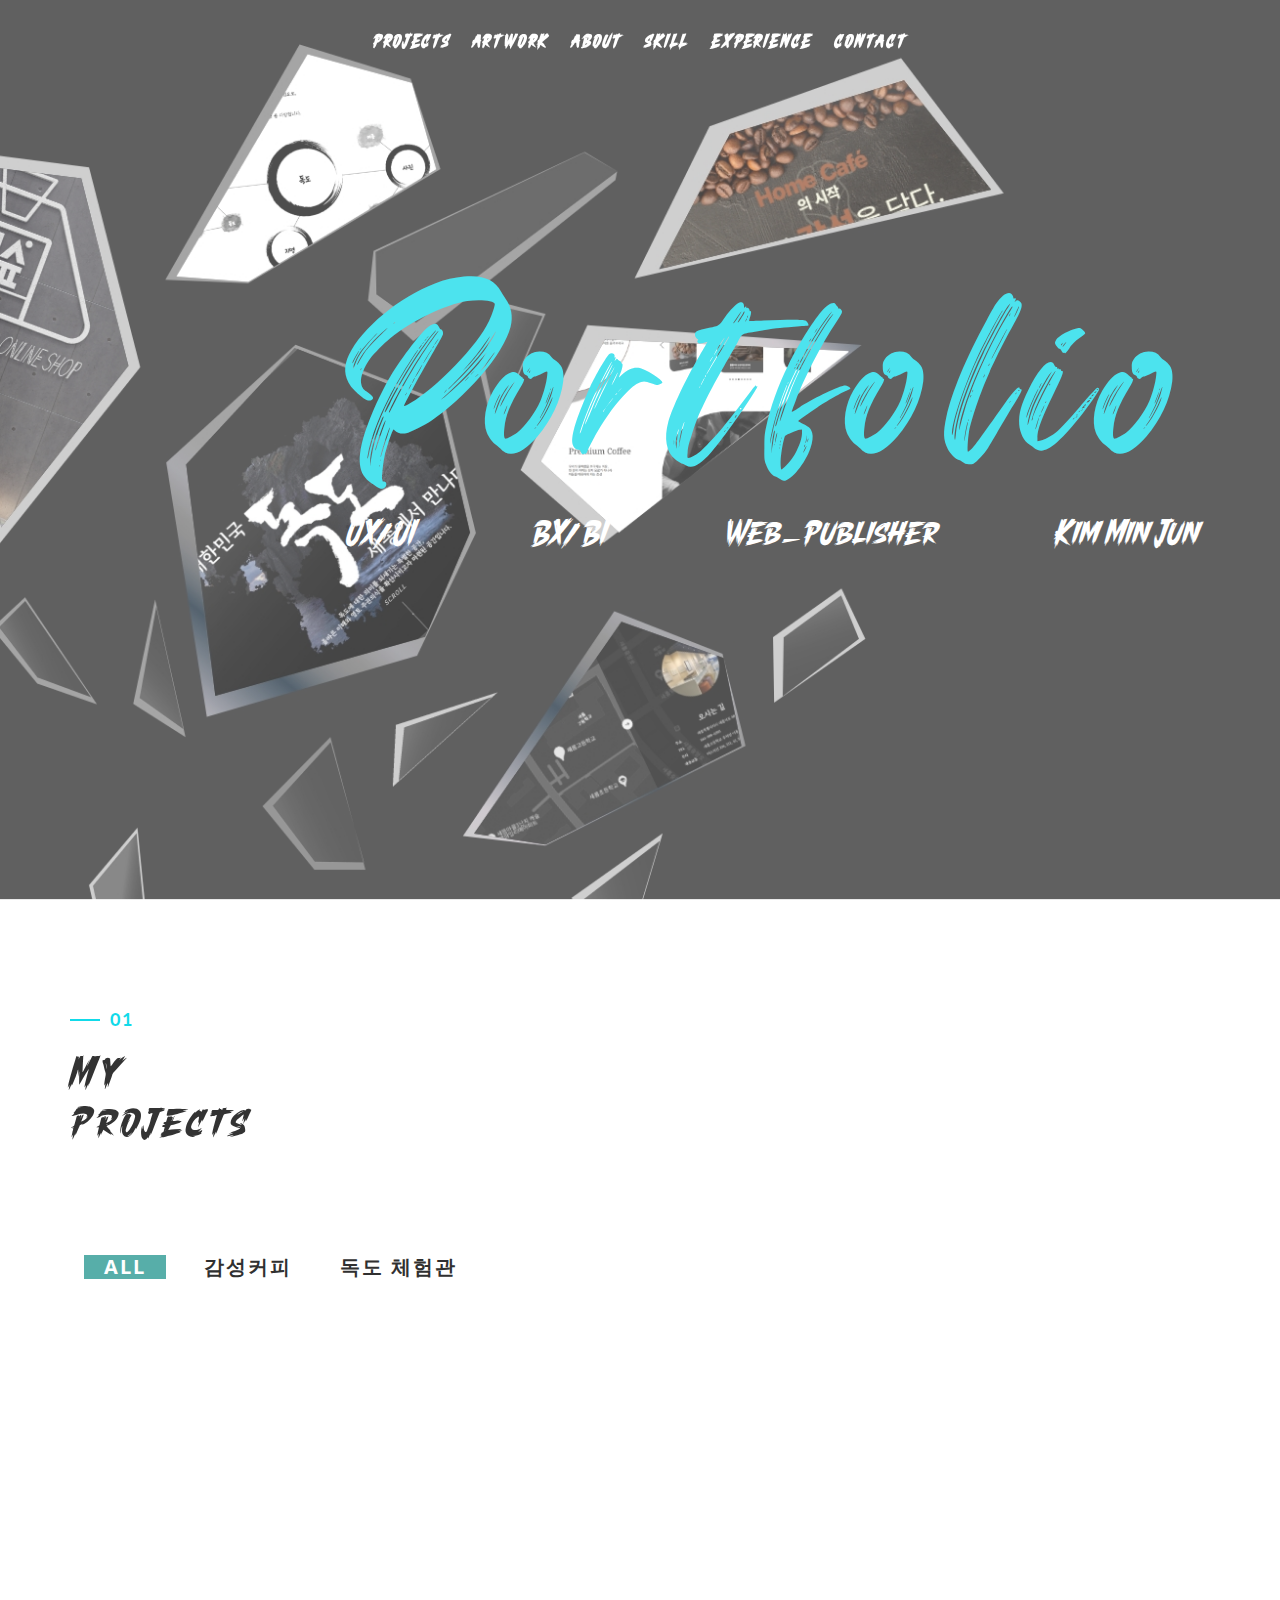
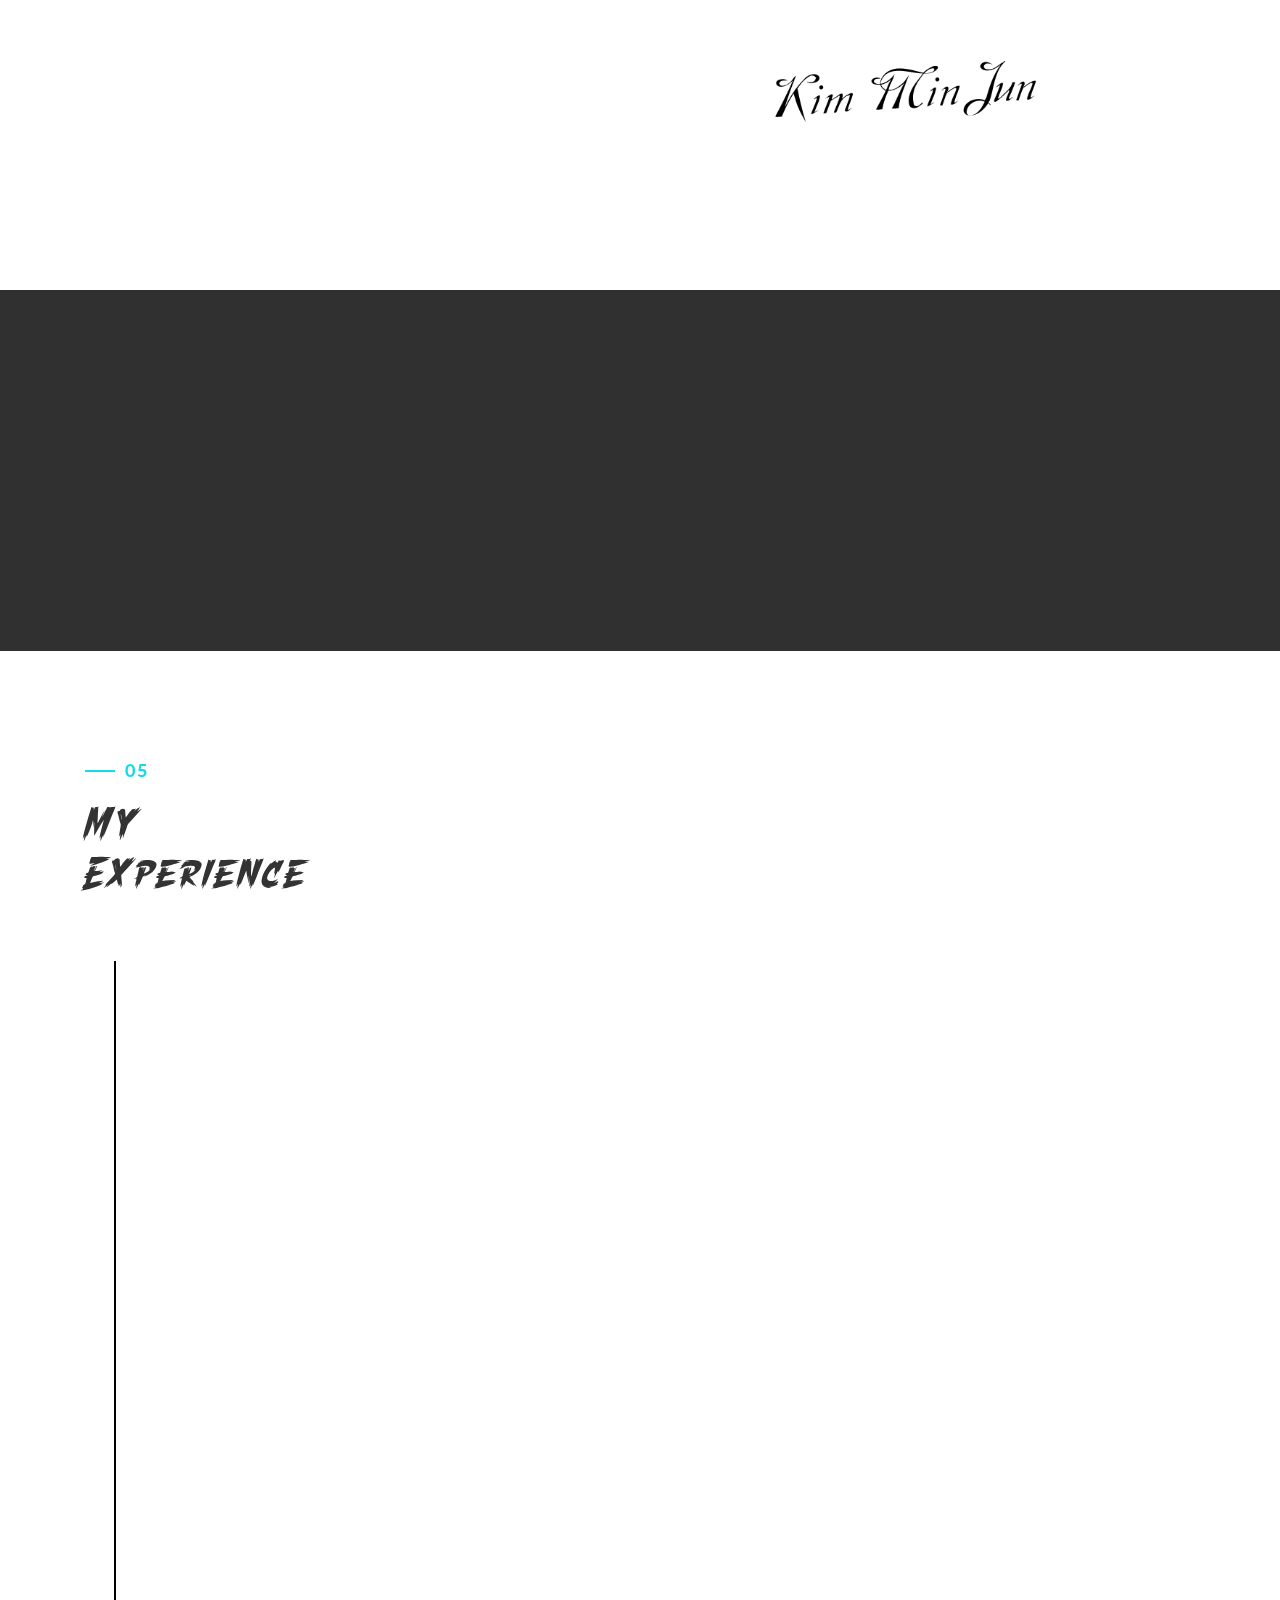
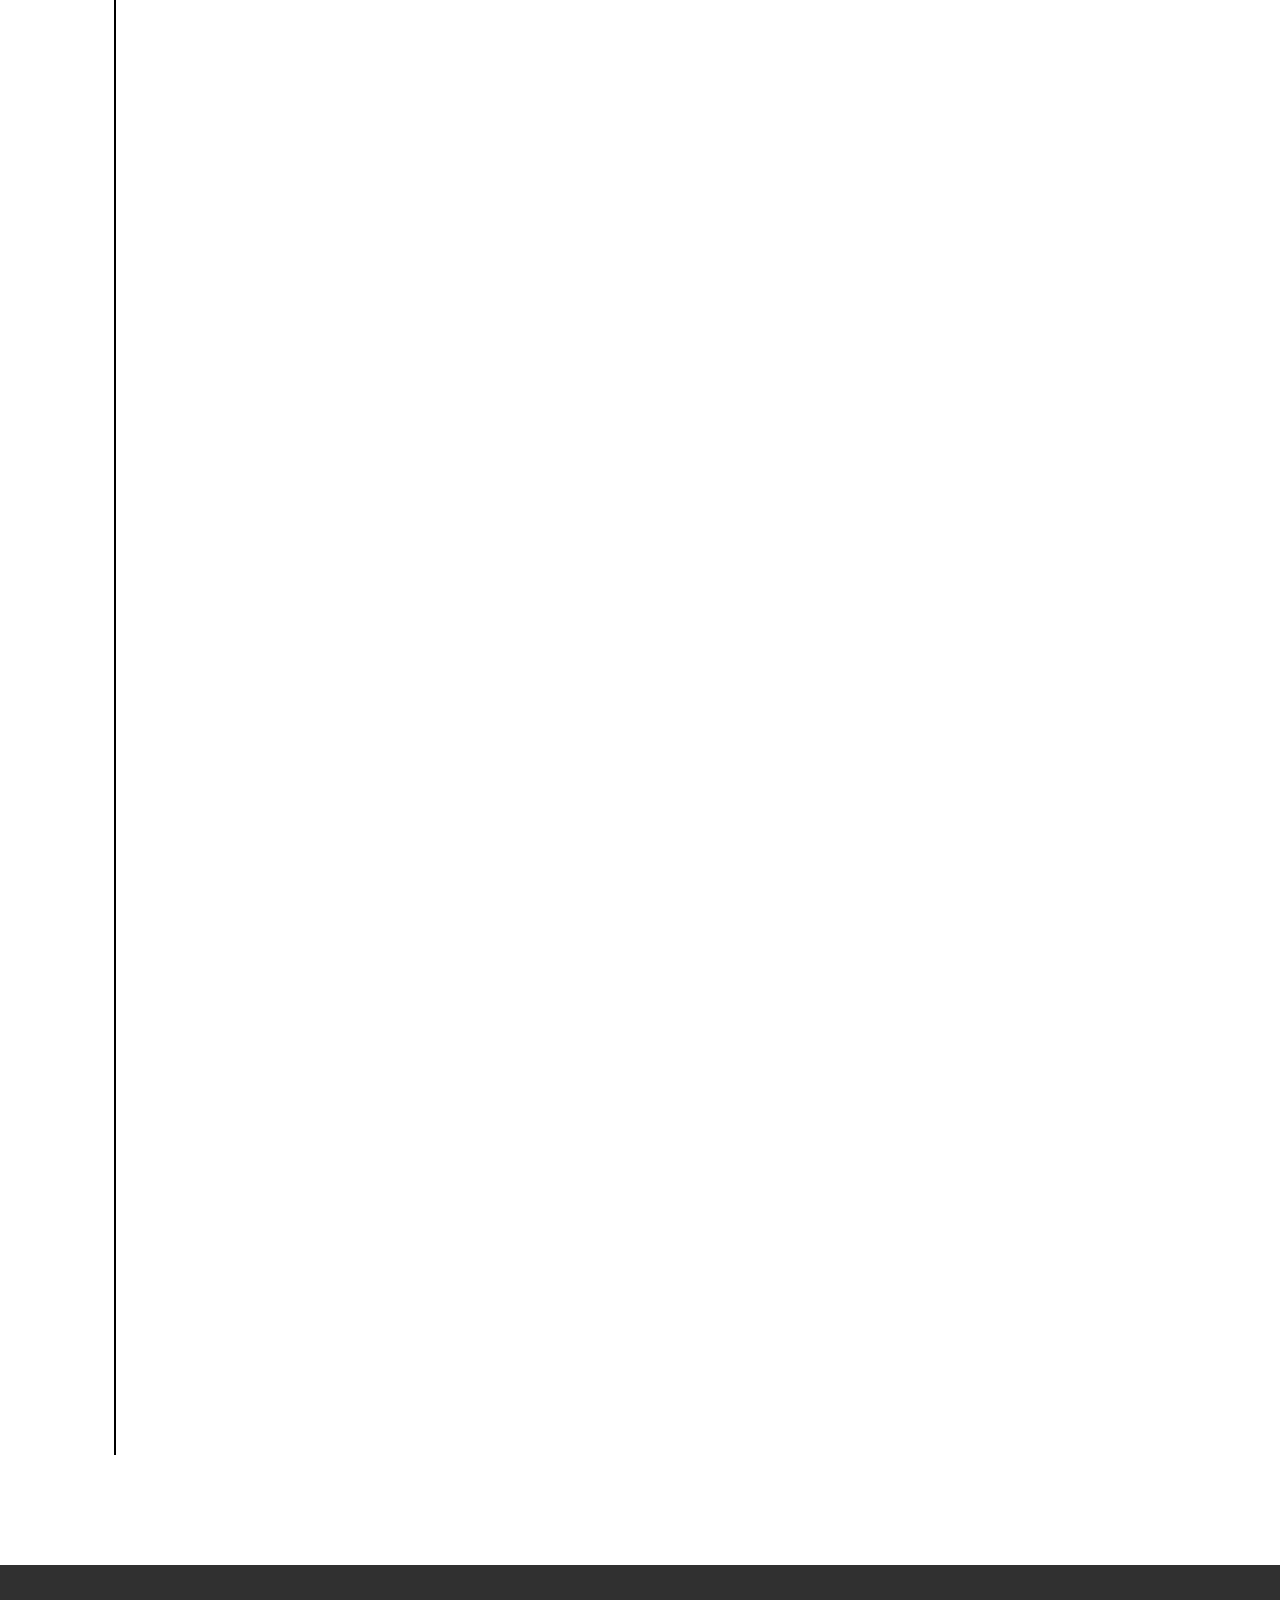
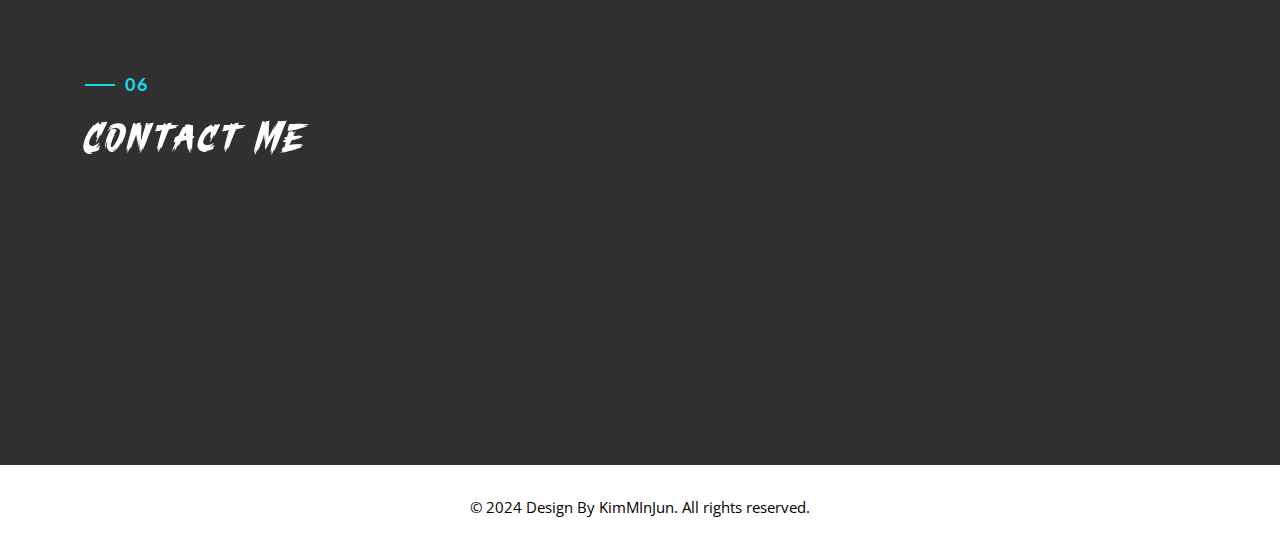
<file: index.html>
<!DOCTYPE html>
<html lang="ko">

<head>
    <meta charset="utf-8">
    <meta http-equiv="X-UA-Compatible" content="IE=edge">
    <meta name="viewport" content="width=device-width, initial-scale=1">
    <title>PORTFOLIO</title>
    <link rel="icon" href="img/favicon.png" type="image/x-icon">
    <!-- Bootstrap -->
    <link href="css/bootstrap.min.css" rel="stylesheet">
    <link href="ionicons/css/ionicons.min.css" rel="stylesheet">
    <link href="css/animate.min.css" rel="stylesheet">
    <link href="css/aos.css" rel="stylesheet">
    <link rel="stylesheet" href="https://cdn.jsdelivr.net/npm/swiper@8/swiper-bundle.min.css">

    <!-- main style -->
    <link href="css/style.css" rel="stylesheet">

</head>

<body>

    <!-- Preloader -->
    <div id="preloader">
        <div id="status">

            <div class="preloader" aria-busy="true" aria-label="Loading, please wait." role="progressbar">
            </div>

        </div>
    </div>
    <!-- ./Preloader -->

    <!-- header -->
    <header class="navbar-fixed-top">
        <nav>
            <ul>
                <li><a href="#projects">projects</a></li>
                <li><a href="#artwork">artwork</a></li>
                <li><a href="#about">about</a></li>
                <li><a href="#skill">skill</a></li>
                <li><a href="#experience">experience</a></li>
                <li><a href="#contact">contact</a></li>
            </ul>
        </nav>
    </header>
    <!-- ./header -->

    <!-- home -->
    <div class="section" id="home" data-stellar-background-ratio="0.5">
        <div class="container">
            <div class="disply-table">
                <div class="table-cell" data-aos="fade-up" data-aos-delay="0">
                    <h1>Portfolio</h1>
                    <ul>
                        <li>UX/UI</li>
                        <li>BX/BI</li>
                        <li>Web_Publisher</li>
                        <li>Kim Min Jun</li>
                    </ul>
                </div>
            </div>
        </div>
    </div>
    <!-- ./home -->

    <!-- projects -->
    <div class="section" id="projects">
        <div class="container">
            <h4>01</h4>
            <h1 class="size-50">My <br> Projects</h1>
            <!-- main container -->
            <div class="main-container portfolio-inner clearfix">
                <!-- portfolio div -->
                <div class="portfolio-div">
                    <div class="portfolio">
                        <!-- portfolio_filter -->
                        <div class="categories-grid wow fadeInLeft">
                            <nav class="categories">
                                <ul class="portfolio_filter">
                                    <li><a href="" class="active" data-filter="*">All</a></li>
                                    <li><a href="" data-filter=".brand1">감성커피</a></li>
                                    <li><a href="" data-filter=".brand2">독도 체험관</a></li>
                                </ul>
                            </nav>
                        </div>
                        <!-- portfolio_filter -->

                        <!-- portfolio_container -->
                        <div class="no-padding portfolio_container clearfix" data-aos="fade-up">
                            <!-- single work -->
                            <div class="row brand1">
                                <div class="col-md-4 col-sm-6">
                                    <div class="portfolio_item"> <img src="img/01.png" alt="image"
                                            class="img-responsive">
                                    </div>
                                </div>

                                <div class="col-md-8 col-sm-6">
                                    <div class="portfolio_item">
                                        <div class="portfolio-border clearfix">
                                            <div class="item_info">
                                                <h3>감성커피 - 원두 온라인 숍</h3>
                                                <p>
                                                    사용 프로그램: Adobe Photoshop, Illustrator, Indesign, Adobe XD <br>
                                                    사용 언어: HTML5, CSS3, Javascript, jQuery
                                                </p>
                                                <div class="project_btn_box">
                                                    <a href="https://mariouu123.github.io/GamsungCoffee/"
                                                        target="_blank" class="project_btn">Homepage</a>
                                                    <a href="./BI_BX.html" target="_blank" class="project_btn">BI&BX Guide</a>
                                                    <a href="./WEB_SITE.html" target="_blank" class="project_btn">Web Guide</a>
                                                    <a href="./Ebook/ebook.html" target="_blank" class="project_btn">ebook</a>
                                                    <!-- <a href="#" class="project_btn">BX E-book</a> -->
                                                </div>
                                            </div>
                                        </div>
                                    </div>
                                </div>
                            </div>
                            <!-- end single work -->

                            <!-- single work -->
                            <div class="row brand2">
                                <div class="col-md-4 col-sm-6">
                                    <div class="portfolio_item"> <img src="img/02.png" alt="image"
                                            class="img-responsive">
                                    </div>
                                </div>

                                <div class="col-md-8 col-sm-6">
                                    <div class="portfolio_item">
                                        <div class="portfolio-border clearfix">
                                            <div class="item_info">
                                                <h3>세종시 독도 체험관 - 독도전시관(반응형)</h3>
                                                <p>
                                                    사용 프로그램: Adobe Photoshop, Illustrator, Adobe XD, Adobe Premiere Pro,
                                                    Adobe After Effects <br>
                                                    사용 언어: HTML5, CSS3, Javascript, jQuery
                                                </p>
                                                <div class="project_btn_box">
                                                    <a href="https://mariouu123.github.io/dokdo/" target="_blank"
                                                        class="project_btn">Homepage</a>
                                                </div>
                                            </div>
                                        </div>
                                    </div>
                                </div>
                            </div>
                            <!-- end single work -->

                        </div>
                        <!-- end portfolio_container -->
                    </div>
                    <!-- portfolio -->
                </div>
                <!-- end portfolio div -->
            </div>
            <!-- end main container -->
        </div>
    </div>
    <!-- ./projects -->

    <!-- artwork -->
    <div class="section" id="artwork">
        <div class="container">
            <div class="col-md-12" data-aos="fade-up">
                <h4>02</h4>
                <h1 class="size-50">Artwork</h1>
                <div class="h-50"></div>
                <div class="col-md-4">
                    <a href="#none"><img src="./img/artwork1.png" alt="" class="art1"></a>
                </div>
                <div class="col-md-4 m-1">
                    <a href="#none"><img src="./img/artwork2.png" alt="" class="art2"></a>
                </div>
                <div class="col-md-4">
                    <a href="#none"><img src="./img/artwork3.png" alt="" class="art3"></a>
                </div>
            </div>
        </div>
    </div>
    <!-- ./artwork -->

    <!-- popup -->
    <div class="popup pop3">
        <div>
            <div class="swiper-container slide">
                <div class="swiper-wrapper">
                    <div class="swiper-slide">
                        <img src="./img/artwork1.png" alt="배너1">
                    </div>
                    <div class="swiper-slide">
                        <img src="./img/artwork2.png" alt="배너2">
                    </div>
                    <div class="swiper-slide">
                        <img src="./img/artwork3.png" alt="배너3">
                    </div>
                    <div class="swiper-slide">
                        <img src="./img/artwork4.png" alt="배너3">
                    </div>
                    <div class="swiper-slide">
                        <img src="./img/artwork5.png" alt="배너3">
                    </div>
                    <div class="swiper-slide">
                        <img src="./img/artwork6.png" alt="배너3">
                    </div>
                </div>
            </div>
            <!-- 화살표 버튼 -->
            <div class="swiper-button-next"></div>
            <div class="swiper-button-prev"></div>
            <!-- 블릿 버튼 -->
            <div class="swiper-pagination"></div>

            <a href="#none"><i class="ion-close-round"></i></a>
        </div>
    </div>
    <!-- ./popup -->


    <!-- about -->
    <div class="section" id="about">
        <div class="container">
            <div class="col-md-6" data-aos="fade-up">
                <h4>03</h4>
                <h1 class="size-50">Know <br> About me</h1>
                <div class="h-50"></div>
                <p>
                    안녕하세요! 저는 웹 퍼블리싱에 도전하는 김민준입니다.
                    HTML, CSS, JavaScript 등 기초 웹 기술을 바탕으로 아름답고 직관적인 웹사이트를 만드는 것을 목표로 하고 있습니다. 웹 퍼블리싱 분야에서의 성장을 위해 항상 새로운
                    지식을 습득하고 있습니다.
                </p>
                <p>
                    저는 문제 해결에 대한 창의적인 접근 방식을 중요하게 생각합니다. 최신 웹 트렌드와 기술을 배우기 위해 지속적으로 노력하며, 배우는 과정 자체를 즐기고 있습니다. 또한, 주어진
                    과제에 최선을 다하며 책임감 있게 작업을 수행합니다.
                </p>
                <p>
                    저의 목표는 웹 퍼블리싱 분야에서 전문성을 키우고, 사용자에게 가치 있는 웹사이트를 만드는 것입니다. 첫 발을 내딛는 지금, 모든 프로젝트와 도전이 소중한 학습 기회라고 생각하며,
                    끊임없이 성장하고 발전하는 웹 퍼블리셔가 되고자 합니다.
                </p>
            </div>
            <div class="col-md-6 about-img-div">
                <div class="h-50"></div>
                <div class="h-50"></div>
                <img src="img/ME.png" width="400" class="img-responsive" alt="" data-aos="fade-right"
                    data-aos-delay="0">
                <img src="img/signature.png" width="320" alt="사인">
                <div class="h-50"></div>
            </div>
        </div>
    </div>
    <!-- ./about -->


    <!-- skill -->
    <div class="section" id="skill">
        <div class="container">
            <div class="col-md-12" data-aos="fade-up">
                <h4>04</h4>
                <h1 class="size-50">Skill</h1>
                <div class="h-50"></div>
            </div>
            <div class="col-md-2 col-sm-4 col-xs-6" data-aos="fade-up">
                <div class="chart" data-percent="80" data-aos="fade-up" data-aos-duration="1000">
                    <span class="title"><b>80%</b> <br> Photoshop</span>
                </div>
            </div>
            <div class="col-md-2 col-sm-4 col-xs-6" data-aos="fade-up">
                <div class="chart" data-percent="85" data-aos="fade-up" data-aos-duration="1000">
                    <span class="title"><b>85%</b> <br> Illustrator</span>
                </div>
            </div>
            <div class="col-md-2 col-sm-4 col-xs-6" data-aos="fade-up">
                <div class="chart" data-percent="95" data-aos="fade-up" data-aos-duration="1000">
                    <span class="title"><b>95%</b> <br> InDesign</span>
                </div>
            </div>
            <div class="col-md-2 col-sm-4 col-xs-6" data-aos="fade-up">
                <div class="chart" data-percent="95" data-aos="fade-up" data-aos-duration="1000">
                    <span class="title"><b>95%</b> <br> XD</span>
                </div>
            </div>
            <div class="col-md-2 col-sm-4 col-xs-6" data-aos="fade-up">
                <div class="chart" data-percent="95" data-aos="fade-up" data-aos-duration="1000">
                    <span class="title"><b>95%</b> <br> HTML/CSS/JS</span>
                </div>
            </div>
            <div class="col-md-2 col-sm-4 col-xs-6" data-aos="fade-up">
                <div class="chart" data-percent="90" data-aos="fade-up" data-aos-duration="1000">
                    <span class="title"><b>90%</b> <br> Premiere-pro &<br> After-effects</span>
                </div>
            </div>
        </div>
    </div>
    <!-- ./skill -->

    <!-- experience  -->
    <div class="section" id="experience">
        <div class="container">
            <div class="col-md-12">
                <h4>05</h4>
                <h1 class="size-50">My <br> Experience</h1>
                <div class="h-50"></div>
            </div>
            <div class="col-md-12">
                <ul class="timeline">
                    <li class="timeline-event" data-aos="fade-up">
                        <label class="timeline-event-icon"></label>
                        <div class="timeline-event-copy">
                            <p class="timeline-event-thumbnail">2024.06</p>
                            <h3>웹디자인기능사</h3>
                            <span class="bar"></span>
                            <p><strong>취득</strong>
                            </p>
                        </div>
                    </li>
                    <li class="timeline-event" data-aos="fade-up" data-aos-delay=".2">
                        <label class="timeline-event-icon"></label>
                        <div class="timeline-event-copy">
                            <p class="timeline-event-thumbnail">2024.2~2024.07</p>
                            <h3>나래디자인 학원</h3>
                            <span class="bar"></span>
                            <p>
                                <strong>
                                    [디지털컨버전스] 콘텐츠융합 <br>
                                    [UX/UI웹디자인, 웹퍼블리셔, 영상편집] 과정 수료
                                </strong>
                            </p>
                        </div>
                    </li>
                    <li class="timeline-event" data-aos="fade-up" data-aos-delay=".4">
                        <label class="timeline-event-icon"></label>
                        <div class="timeline-event-copy">
                            <p class="timeline-event-thumbnail">2021.01~2022.12</p>
                            <h3>경기도교육청 북부청사</h3>
                            <span class="bar"></span>
                            <p><strong>시설관리 / 건축 주임</strong>
                            </p>
                        </div>
                    </li>
                    <li class="timeline-event" data-aos="fade-up" data-aos-delay=".4">
                        <label class="timeline-event-icon"></label>
                        <div class="timeline-event-copy">
                            <p class="timeline-event-thumbnail">2020.12</p>
                            <h3>운전면허 1종 보통</h3>
                            <span class="bar"></span>
                            <p><strong>취득</strong>
                            </p>
                        </div>
                    </li>
                    <li class="timeline-event" data-aos="fade-up" data-aos-delay=".4">
                        <label class="timeline-event-icon"></label>
                        <div class="timeline-event-copy">
                            <p class="timeline-event-thumbnail">2020.01~2020.11</p>
                            <h3>AZ 금융회사</h3>
                            <span class="bar"></span>
                            <p><strong>영업 / FC</strong>
                            </p>
                        </div>
                    </li>
                    <li class="timeline-event" data-aos="fade-up" data-aos-delay=".4">
                        <label class="timeline-event-icon"></label>
                        <div class="timeline-event-copy">
                            <p class="timeline-event-thumbnail">2019.06~2019.11</p>
                            <h3>인천 네스트 호텔</h3>
                            <span class="bar"></span>
                            <p><strong>조리파트 / 중식 / 골프장</strong>
                            </p>
                        </div>
                    </li>
                    <li class="timeline-event" data-aos="fade-up" data-aos-delay=".4">
                        <label class="timeline-event-icon"></label>
                        <div class="timeline-event-copy">
                            <p class="timeline-event-thumbnail">2013.03~ 2019.06</p>
                            <h3>한국호텔관광전문학교 </h3>
                            <span class="bar"></span>
                            <p>호텔외식조리학과 <strong>졸업</strong>
                            </p>
                        </div>
                    </li>
                    <li class="timeline-event" data-aos="fade-up" data-aos-delay=".4">
                        <label class="timeline-event-icon"></label>
                        <div class="timeline-event-copy">
                            <p class="timeline-event-thumbnail">2010.03~2013.02</p>
                            <h3>부산 브니엘고등학교</h3>
                            <span class="bar"></span>
                            <p><strong>졸업</strong>
                            </p>
                        </div>
                    </li>
                </ul>
            </div>
        </div>
    </div>
    <!-- ./experience -->

    <!-- contact -->
    <div class="section" id="contact">
        <div class="container">
            <div class="col-md-12">
                <h4>06</h4>
                <h1 class="size-50">Contact Me</h1>
                <div class="h-50"></div>
            </div>
            <div class="col-md-4" data-aos="fade-up">
                <i class="ion-android-phone-portrait"></i>
                <h3>Phone Number</h3>
                <p>+82-10-9662-3869</p>
            </div>
            <div class="col-md-4" data-aos="fade-up">
                <i class="ion-android-home"></i>
                <h3>Adress</h3>
                <p>경남 양산시 신명로73</p>
            </div>
            <div class="col-md-4" data-aos="fade-up">
                <i class="ion-ios-email"></i>
                <h3>Email</h3>
                <p>mjkim0505@naver.com</p>
            </div>
        </div>
    </div>
    <!-- ./contact -->

    <!-- footer -->
    <div class="section" id="footer">
        <div class="container">
            <div class="col-md-12">
                <p>© 2024 Design By KimMInJun. All rights reserved.</p>
            </div>
        </div>
    </div>
    <!-- ./contact -->

    <!-- jQuery -->
    <script src="js/jquery.js"></script>
    <!--  plugins  -->
    <script src="js/bootstrap.min.js"></script>
    <script src="js/plugins.js"></script>
    <script src="js/aos.js"></script>
    <script src="js/jquery.easypiechart.min.js"></script>
    <script src="https://cdn.jsdelivr.net/npm/swiper@8/swiper-bundle.min.js"></script>

    <!--  main script  -->
    <script src="js/custom.js"></script>
</body>

</html>
</file>
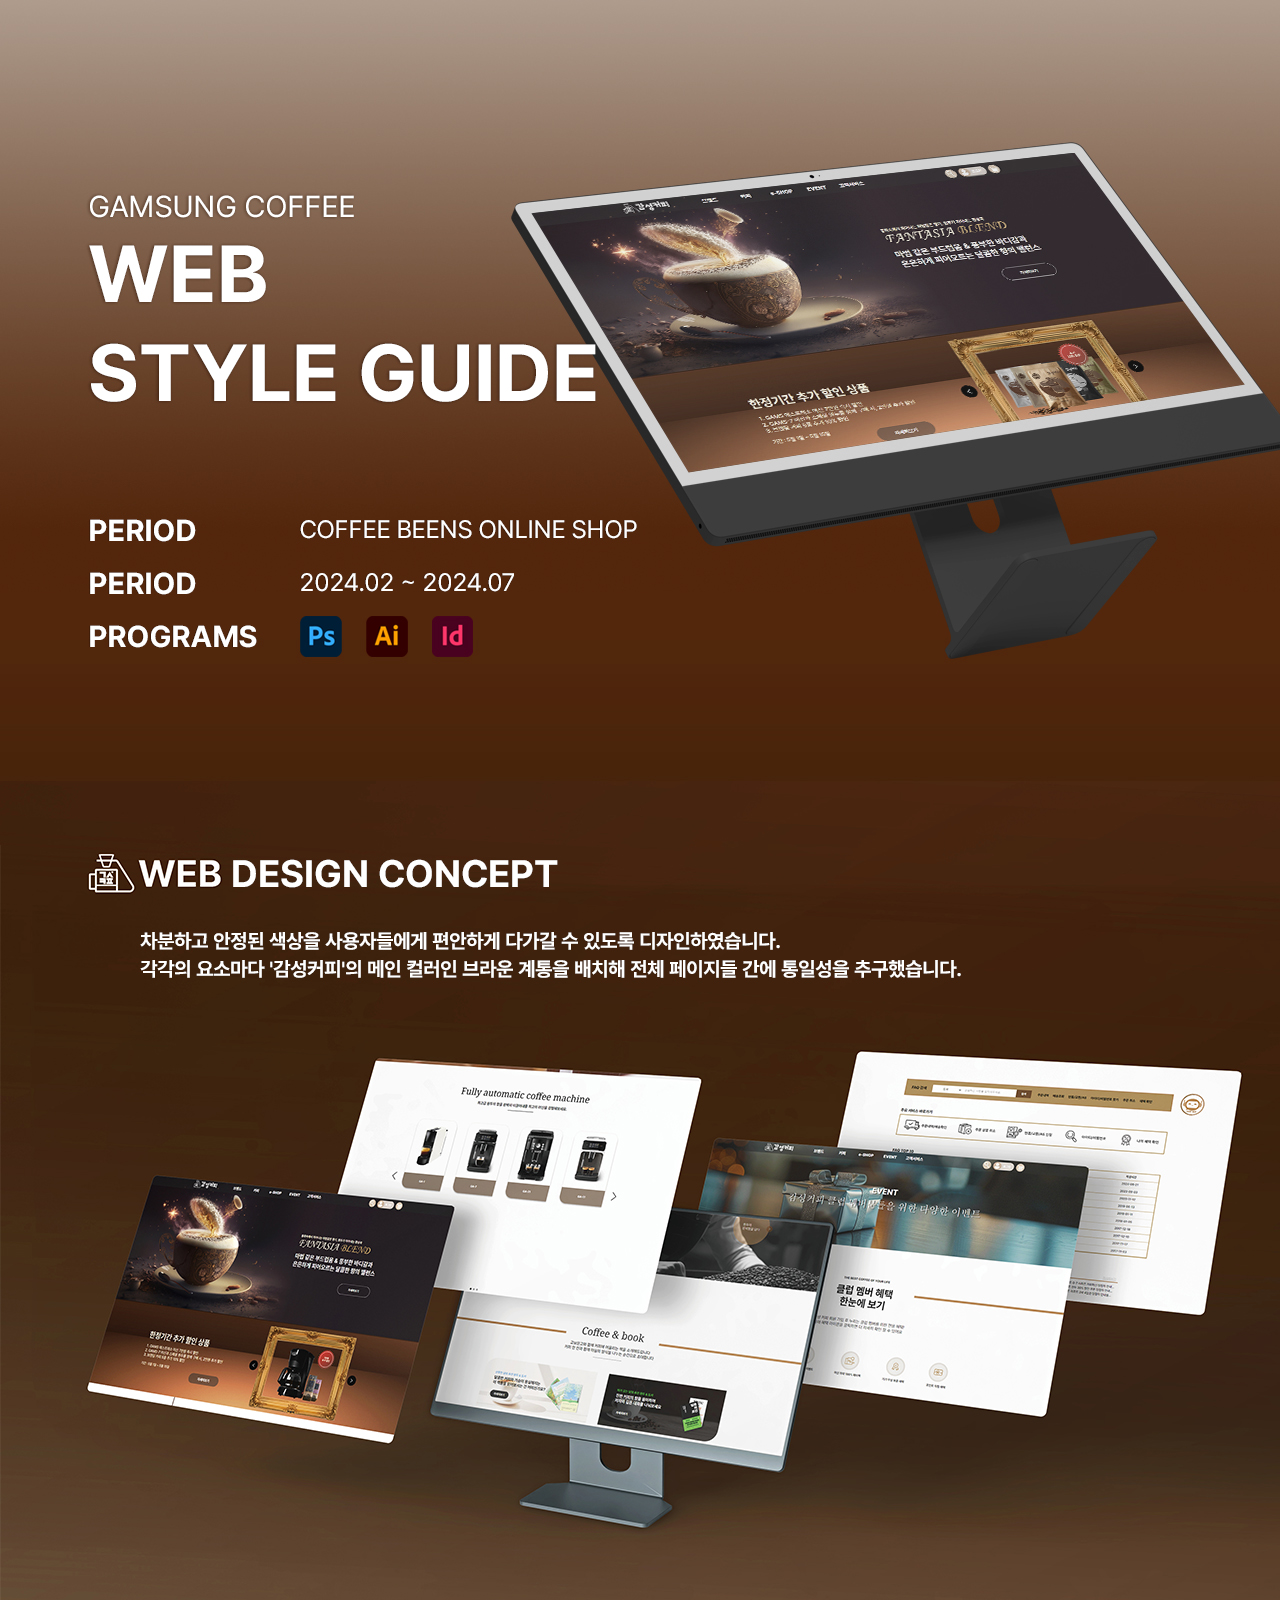
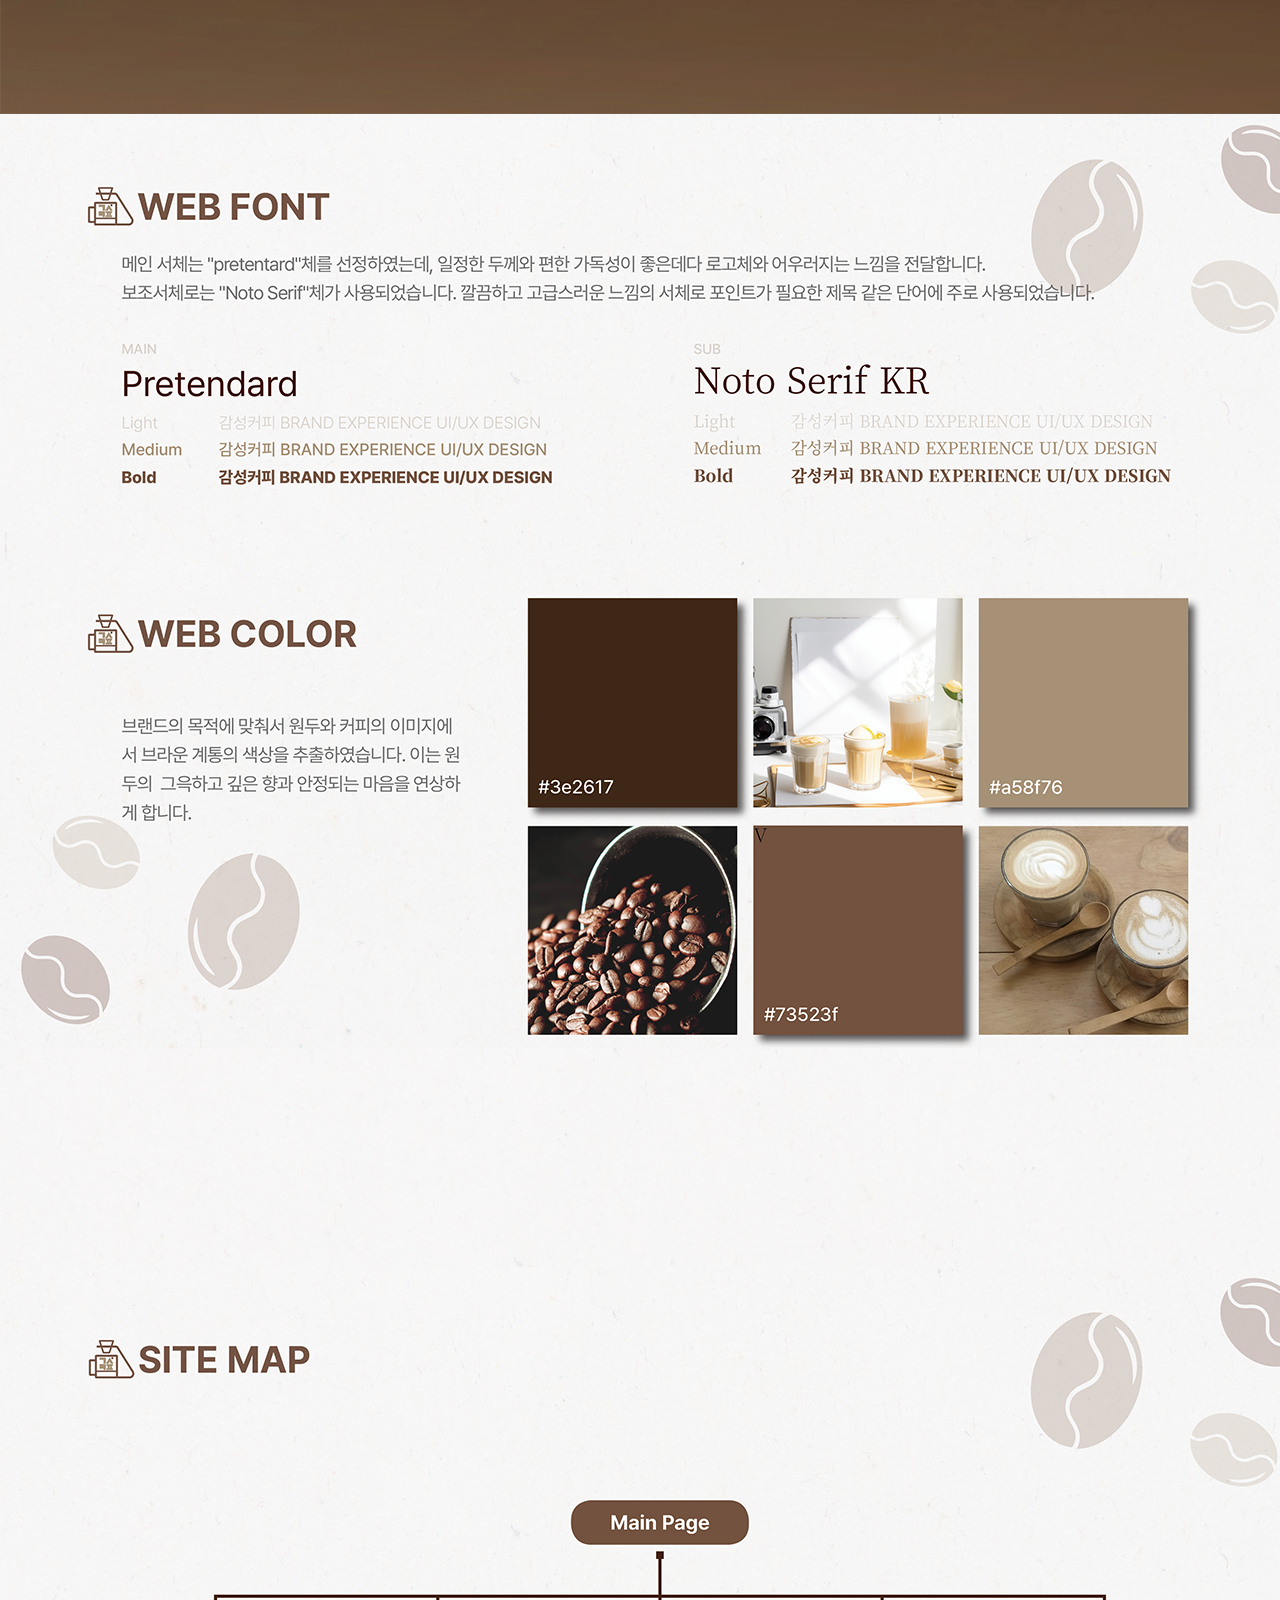
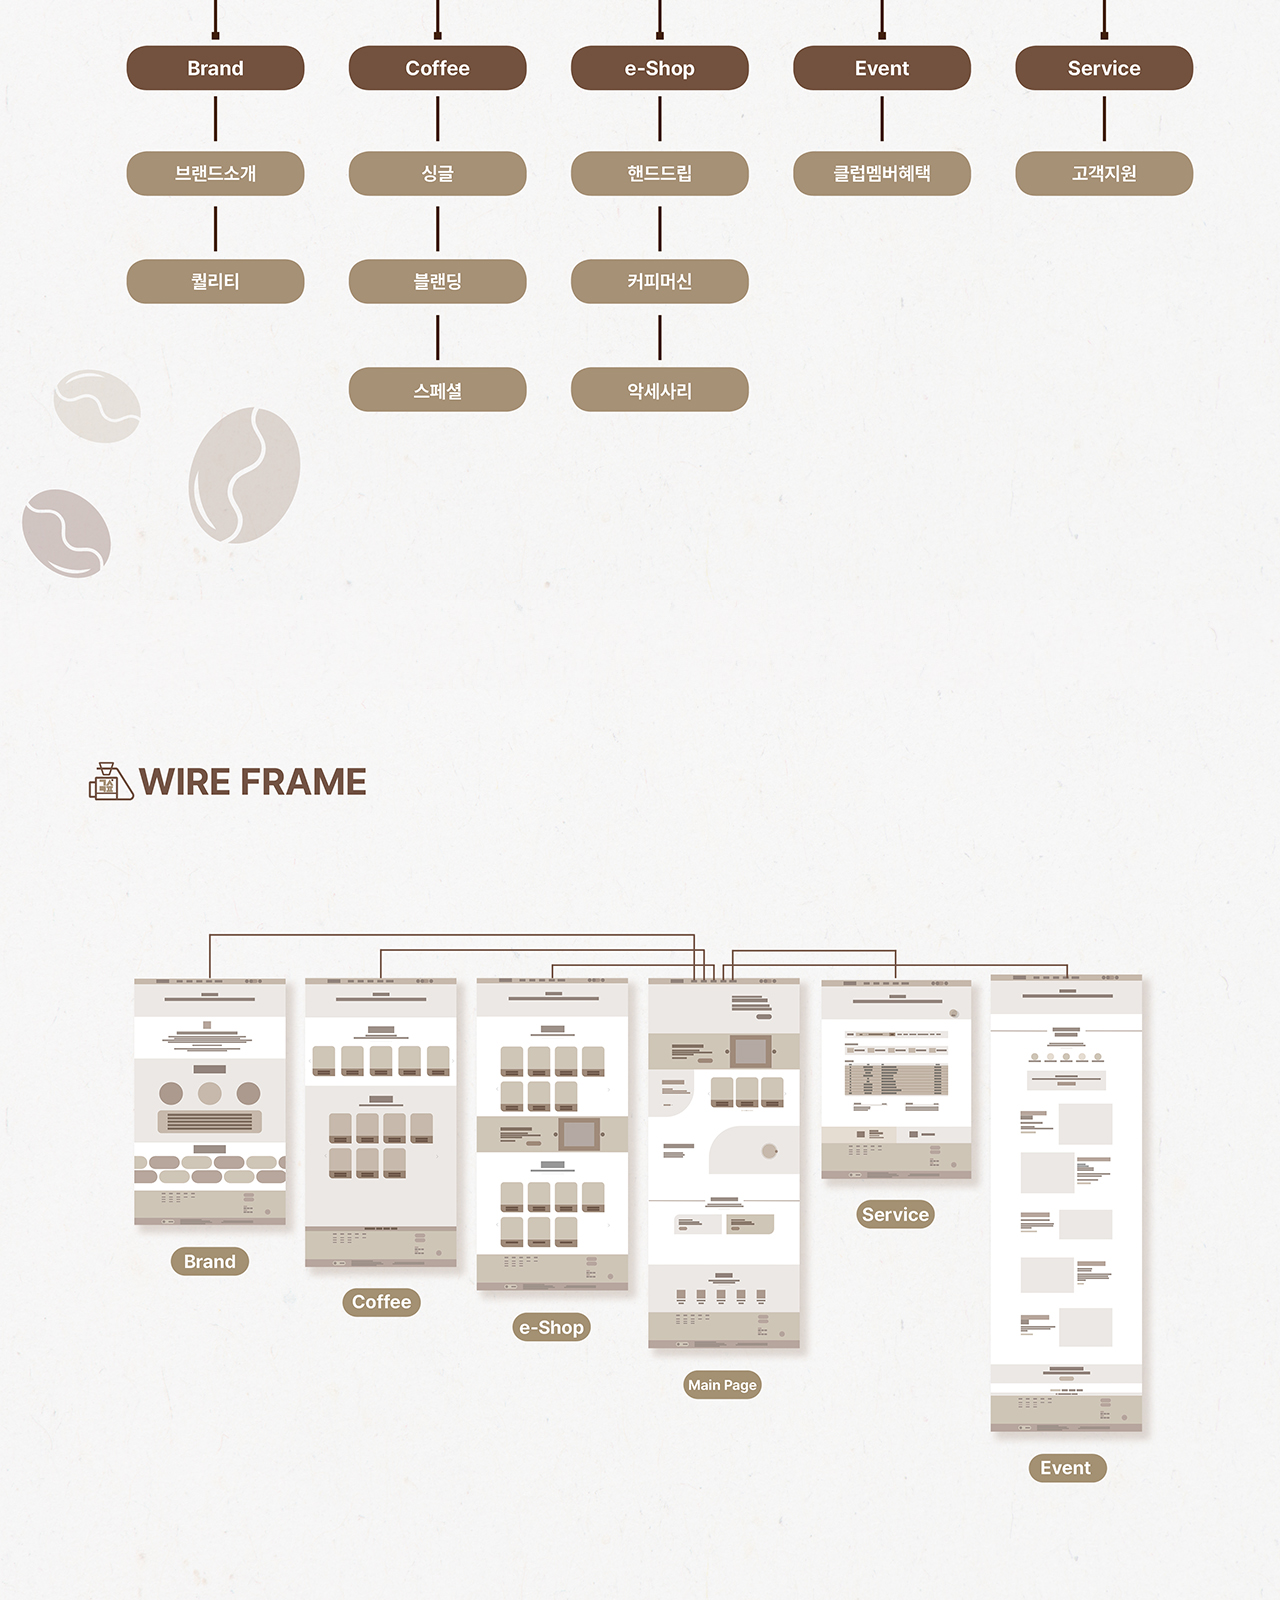
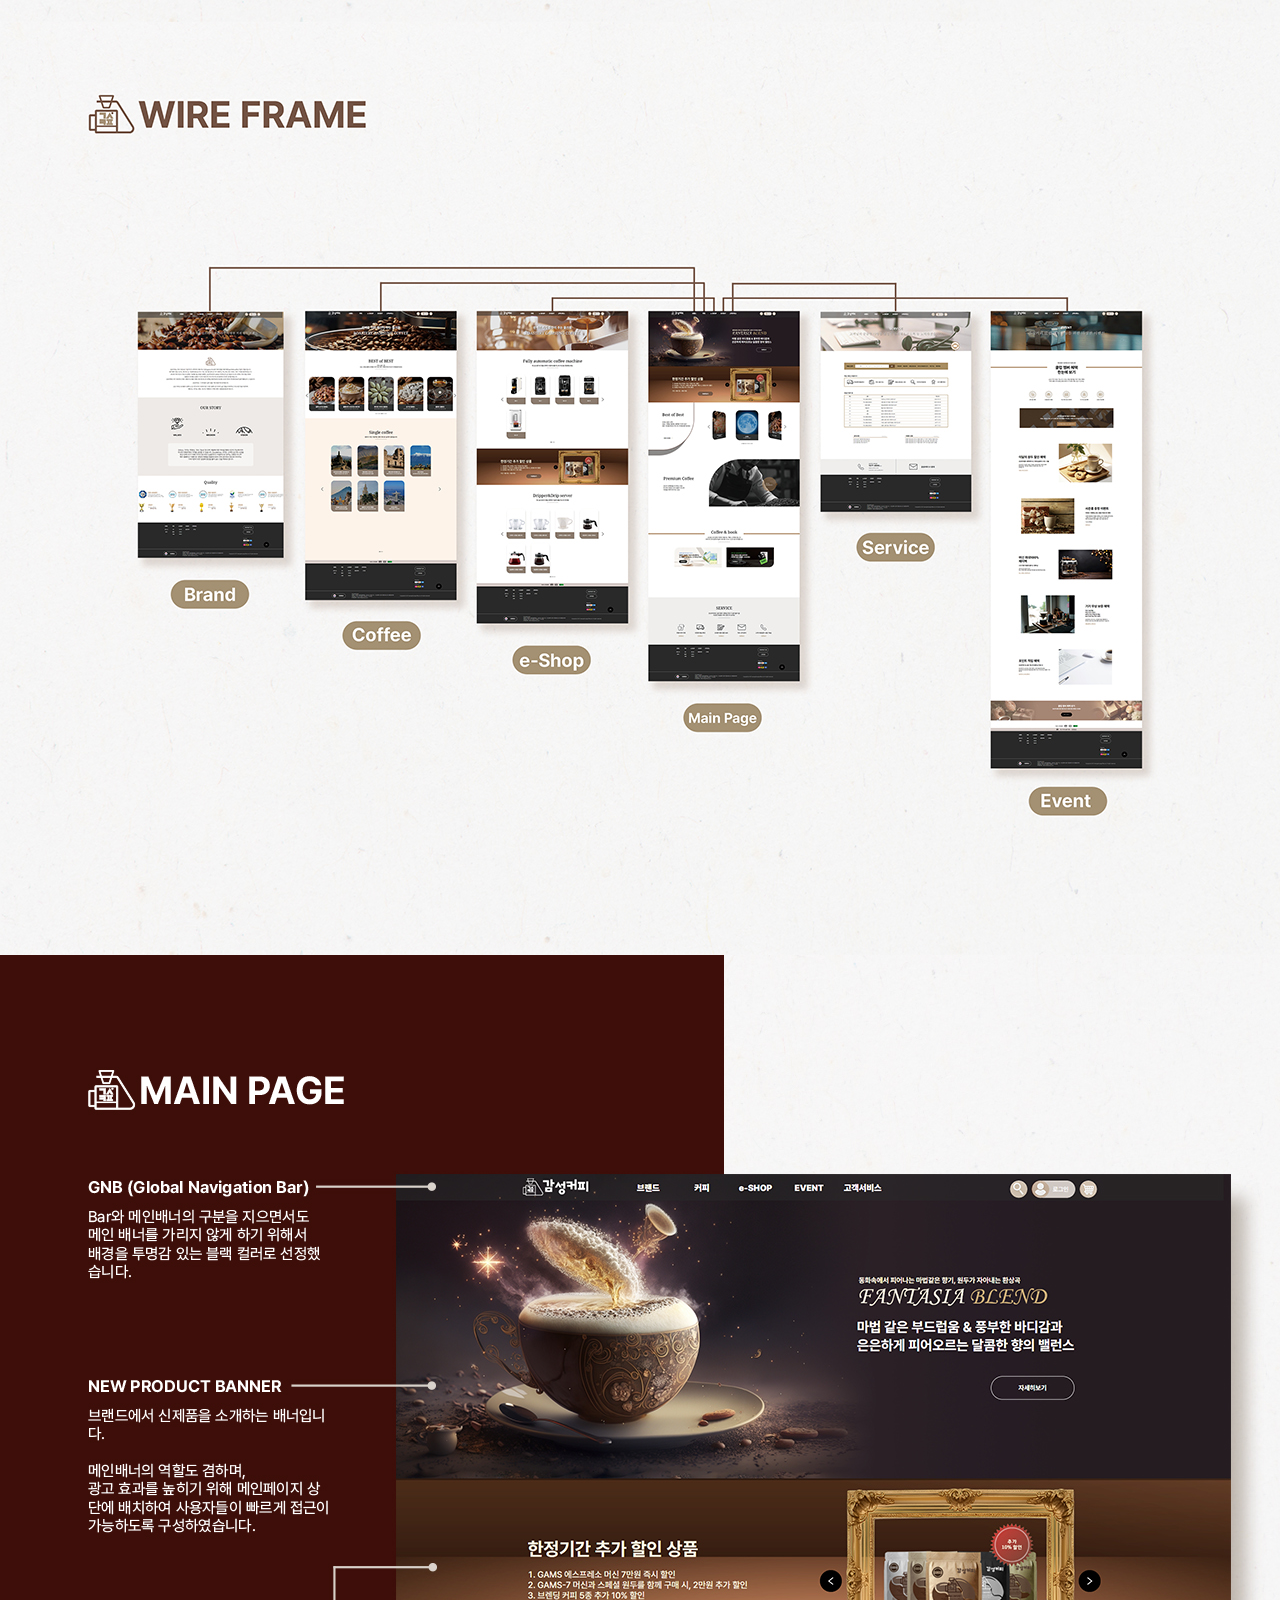
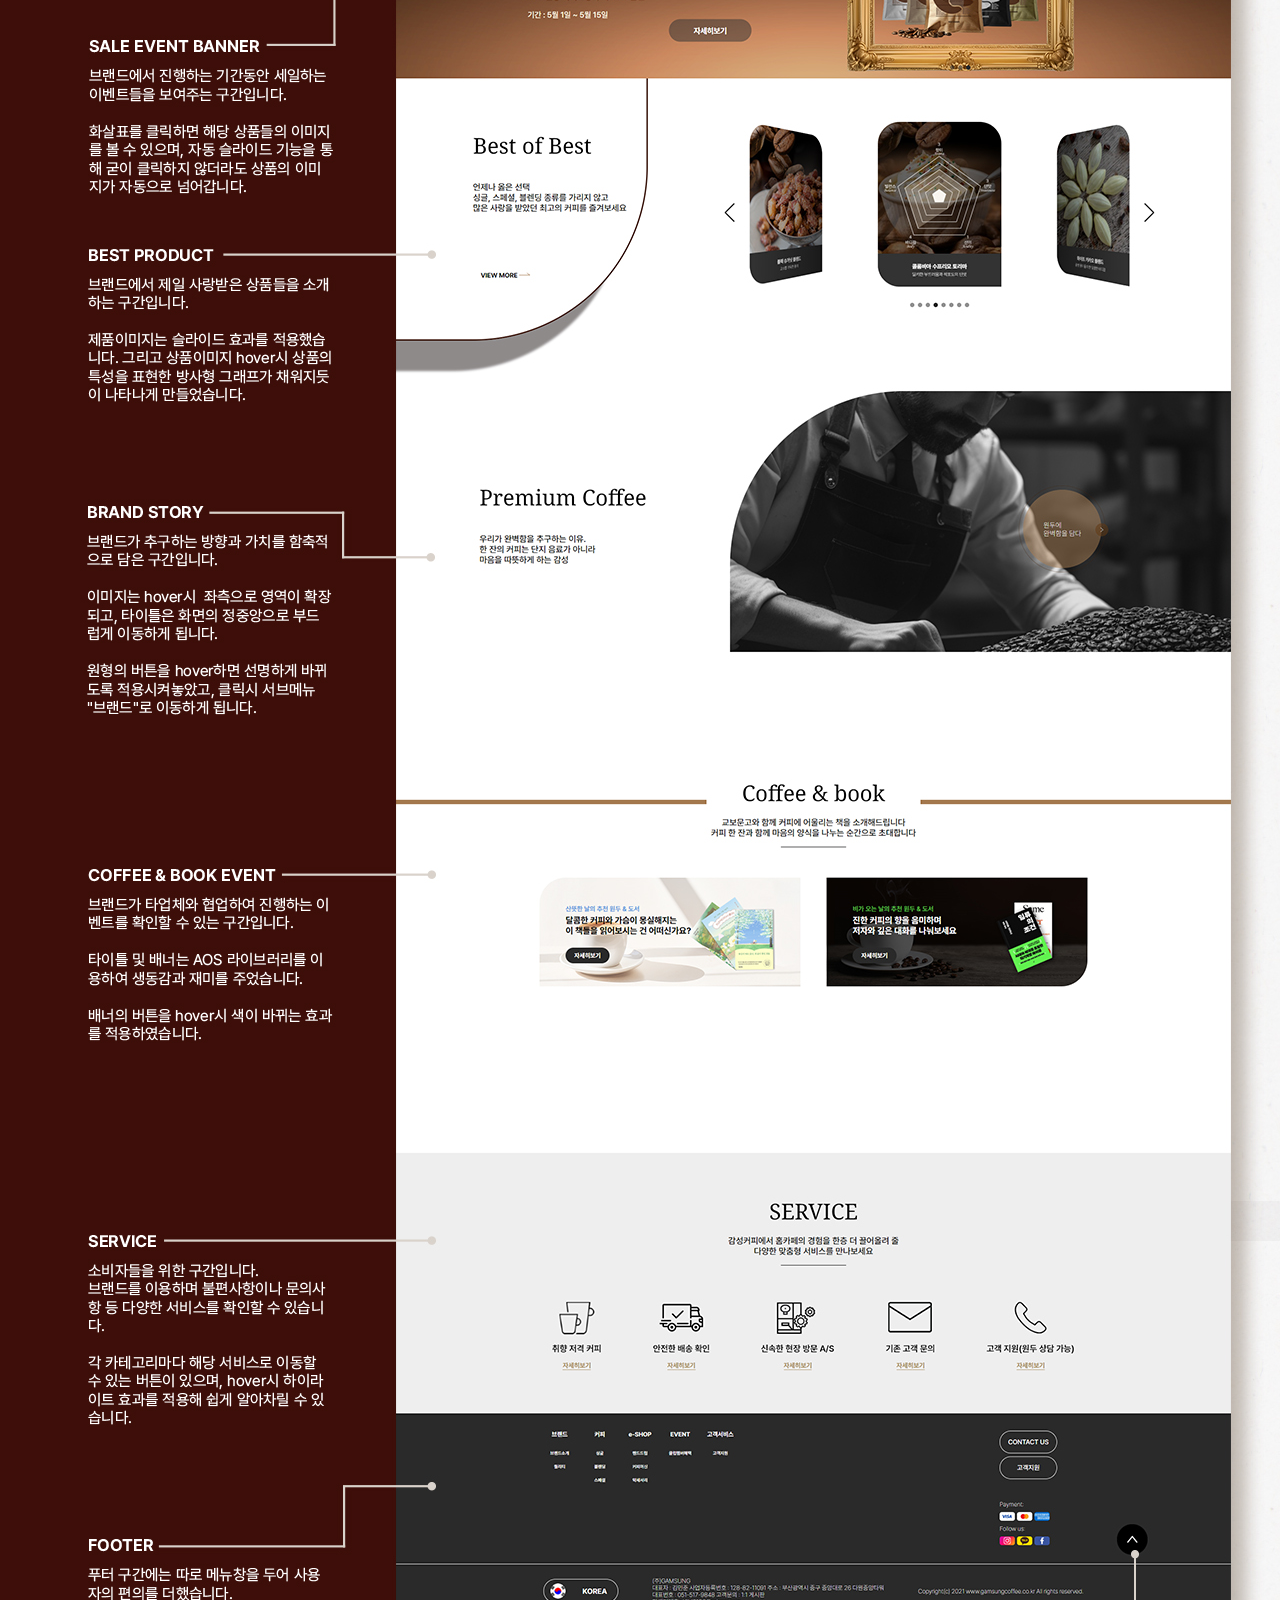
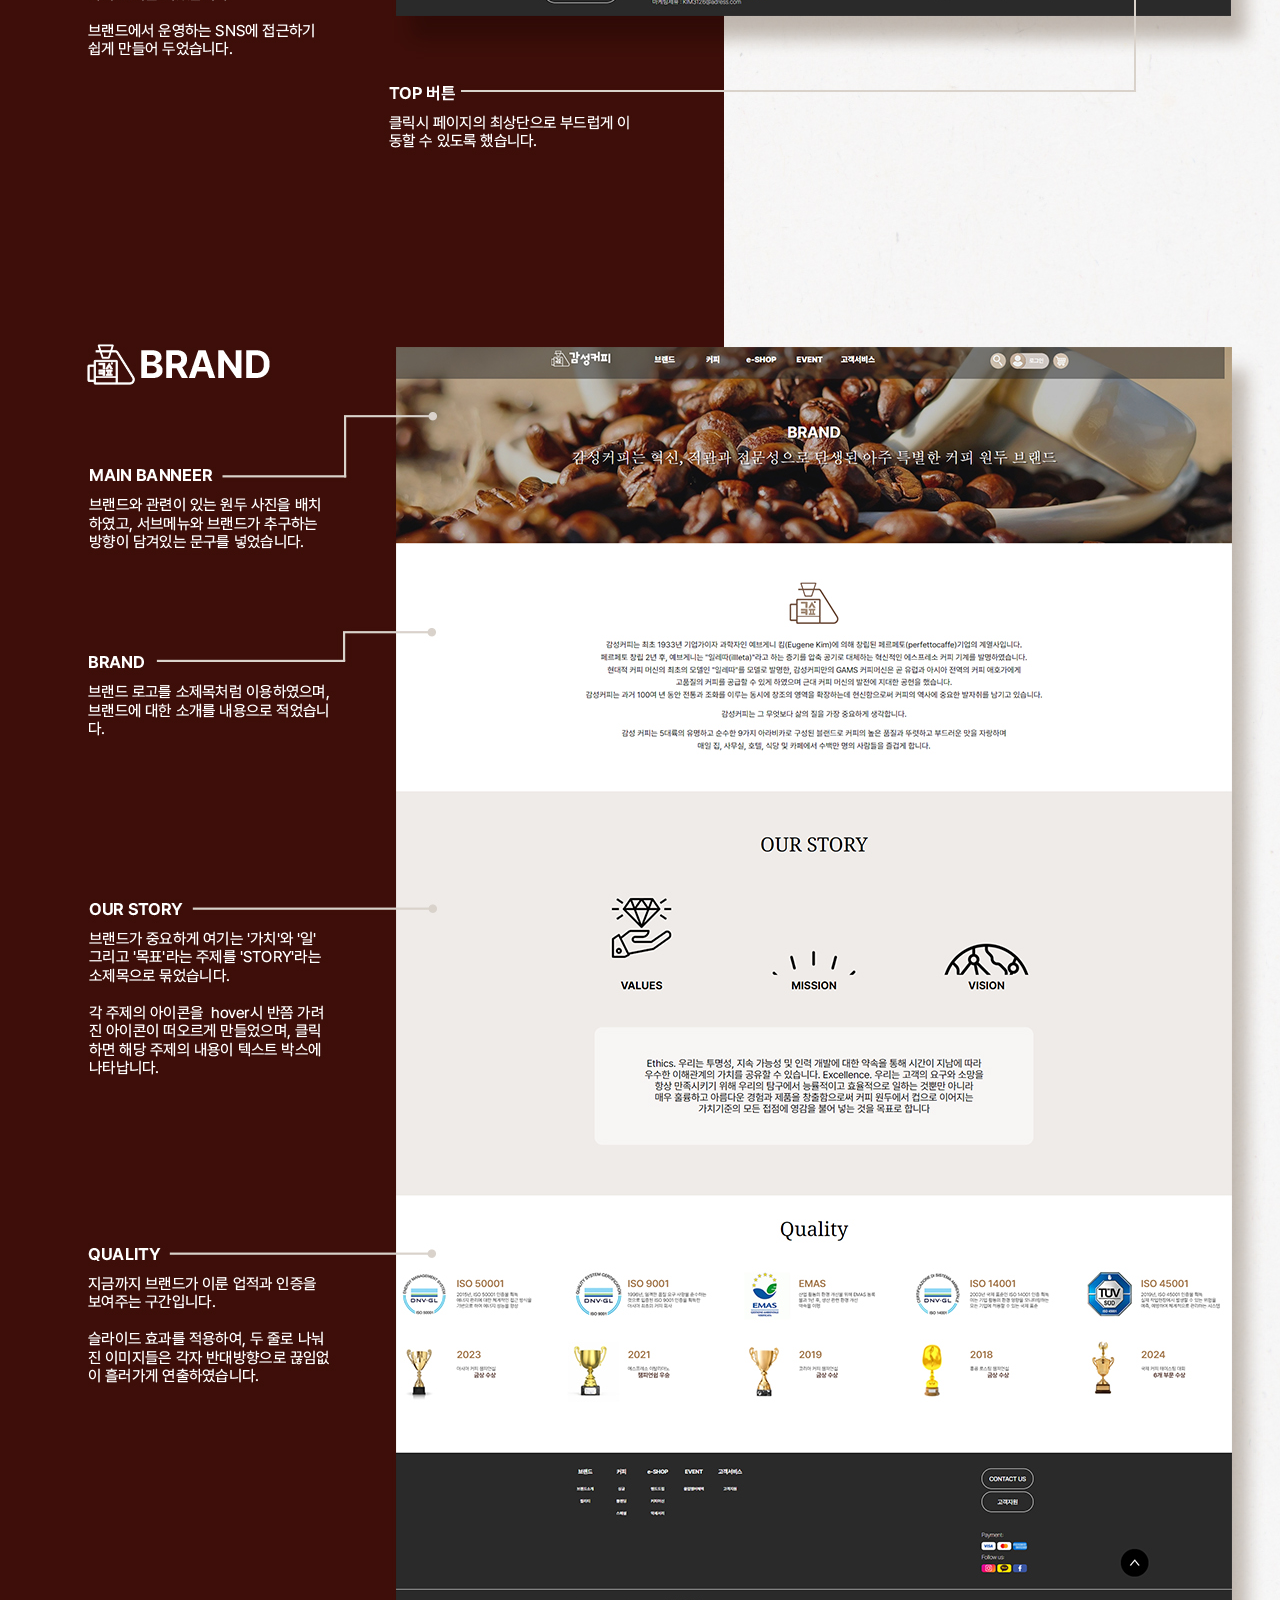
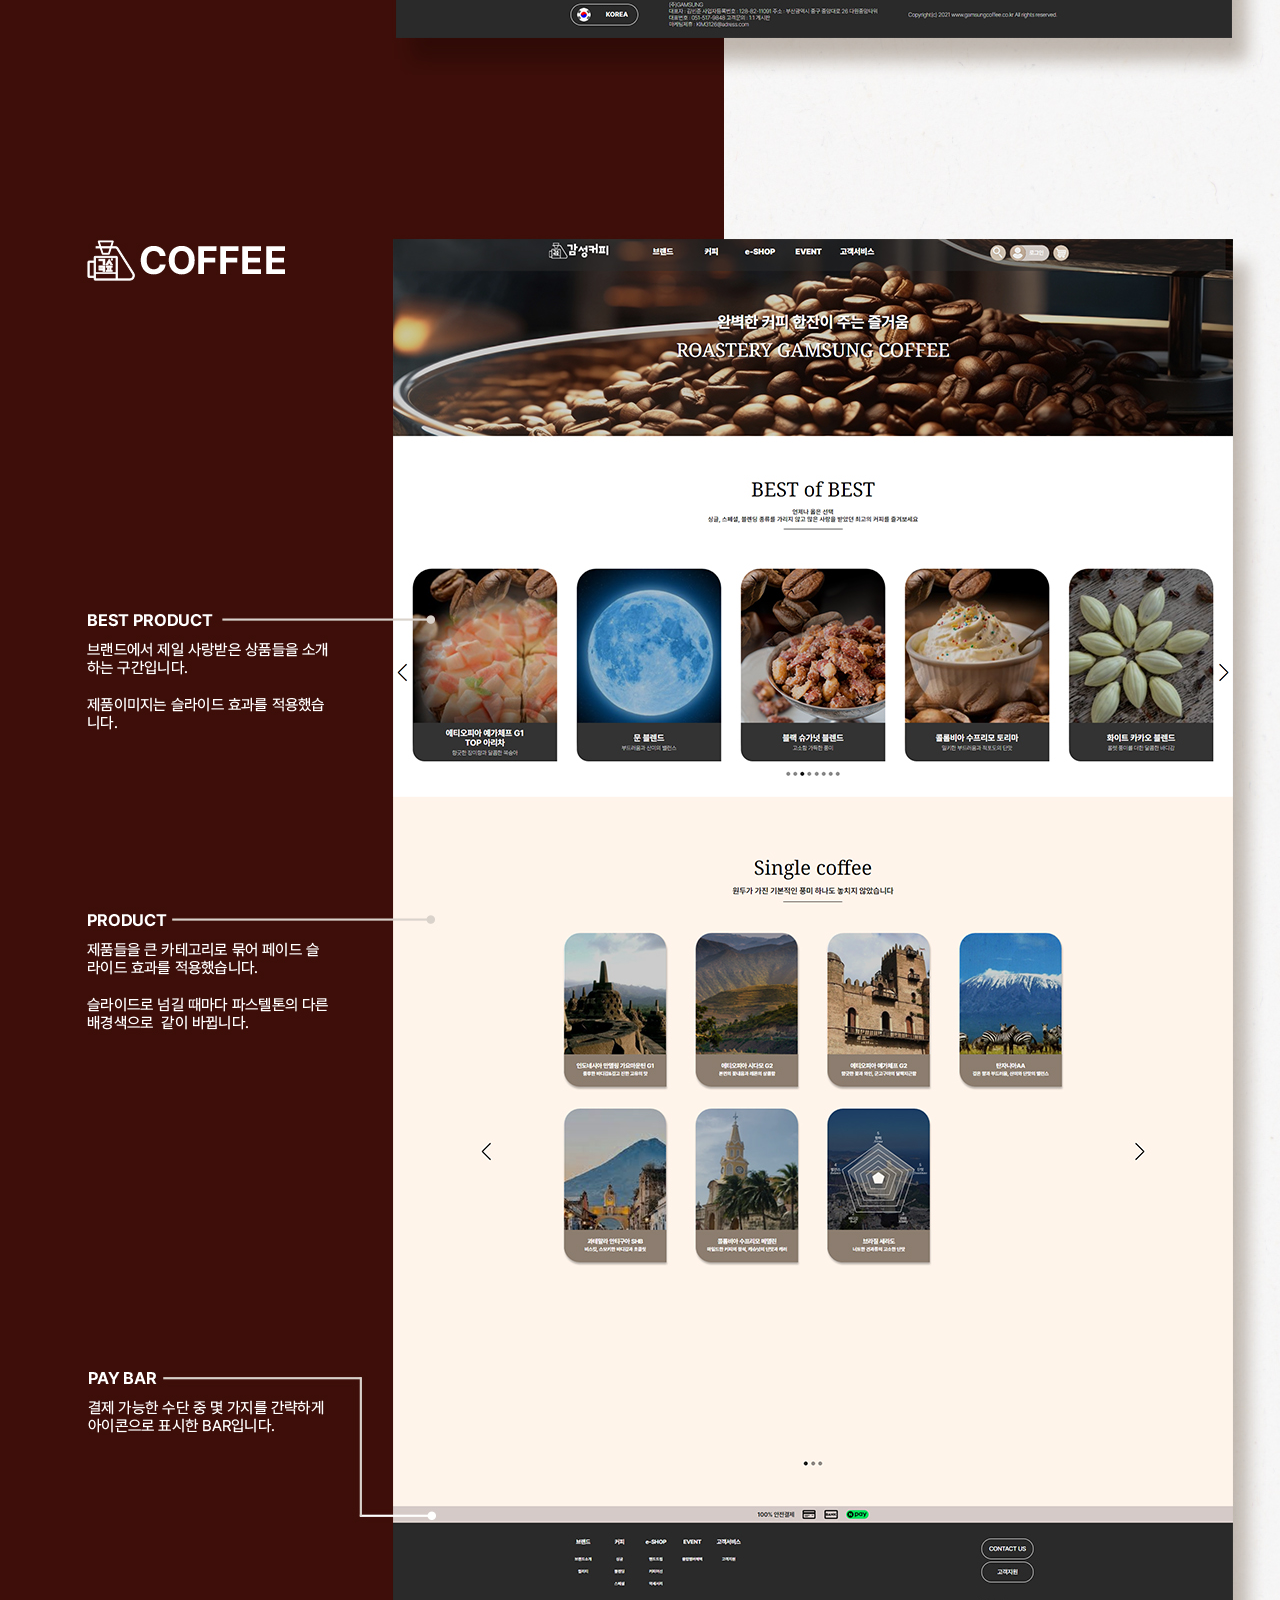
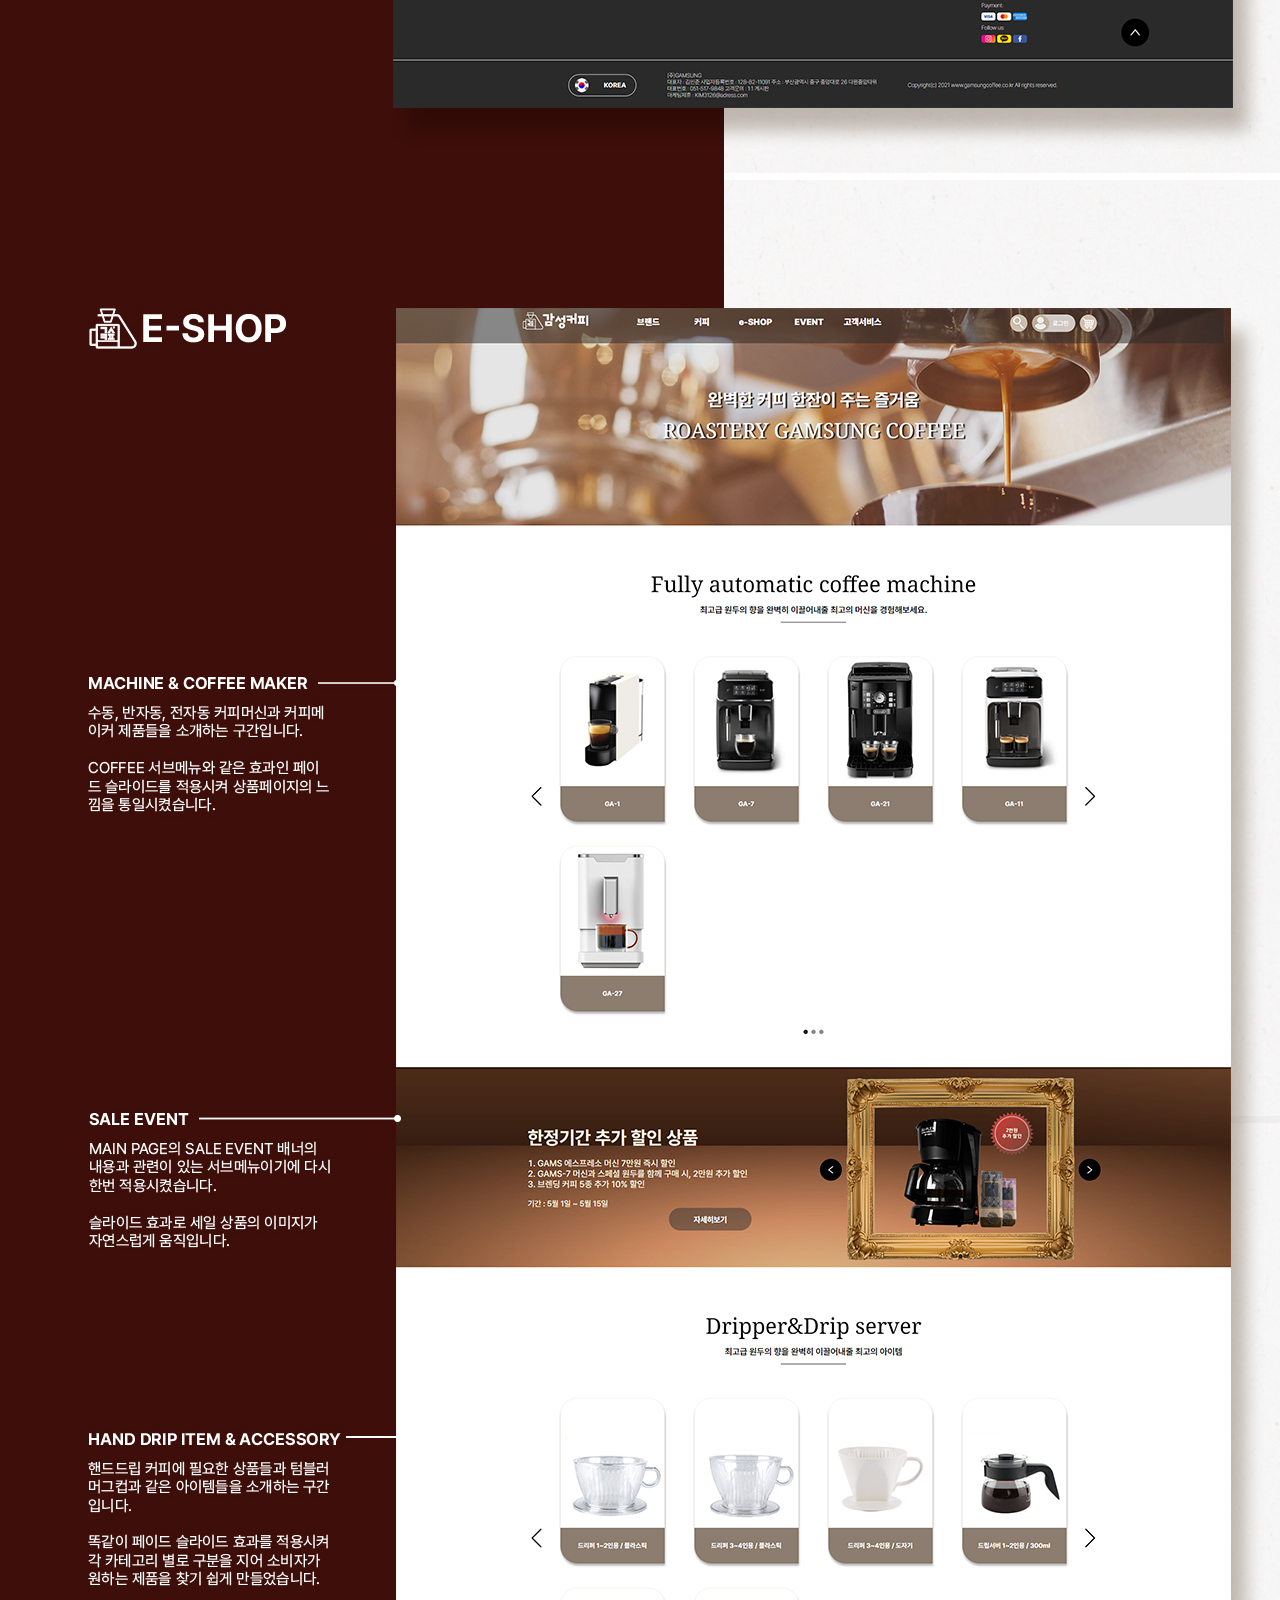
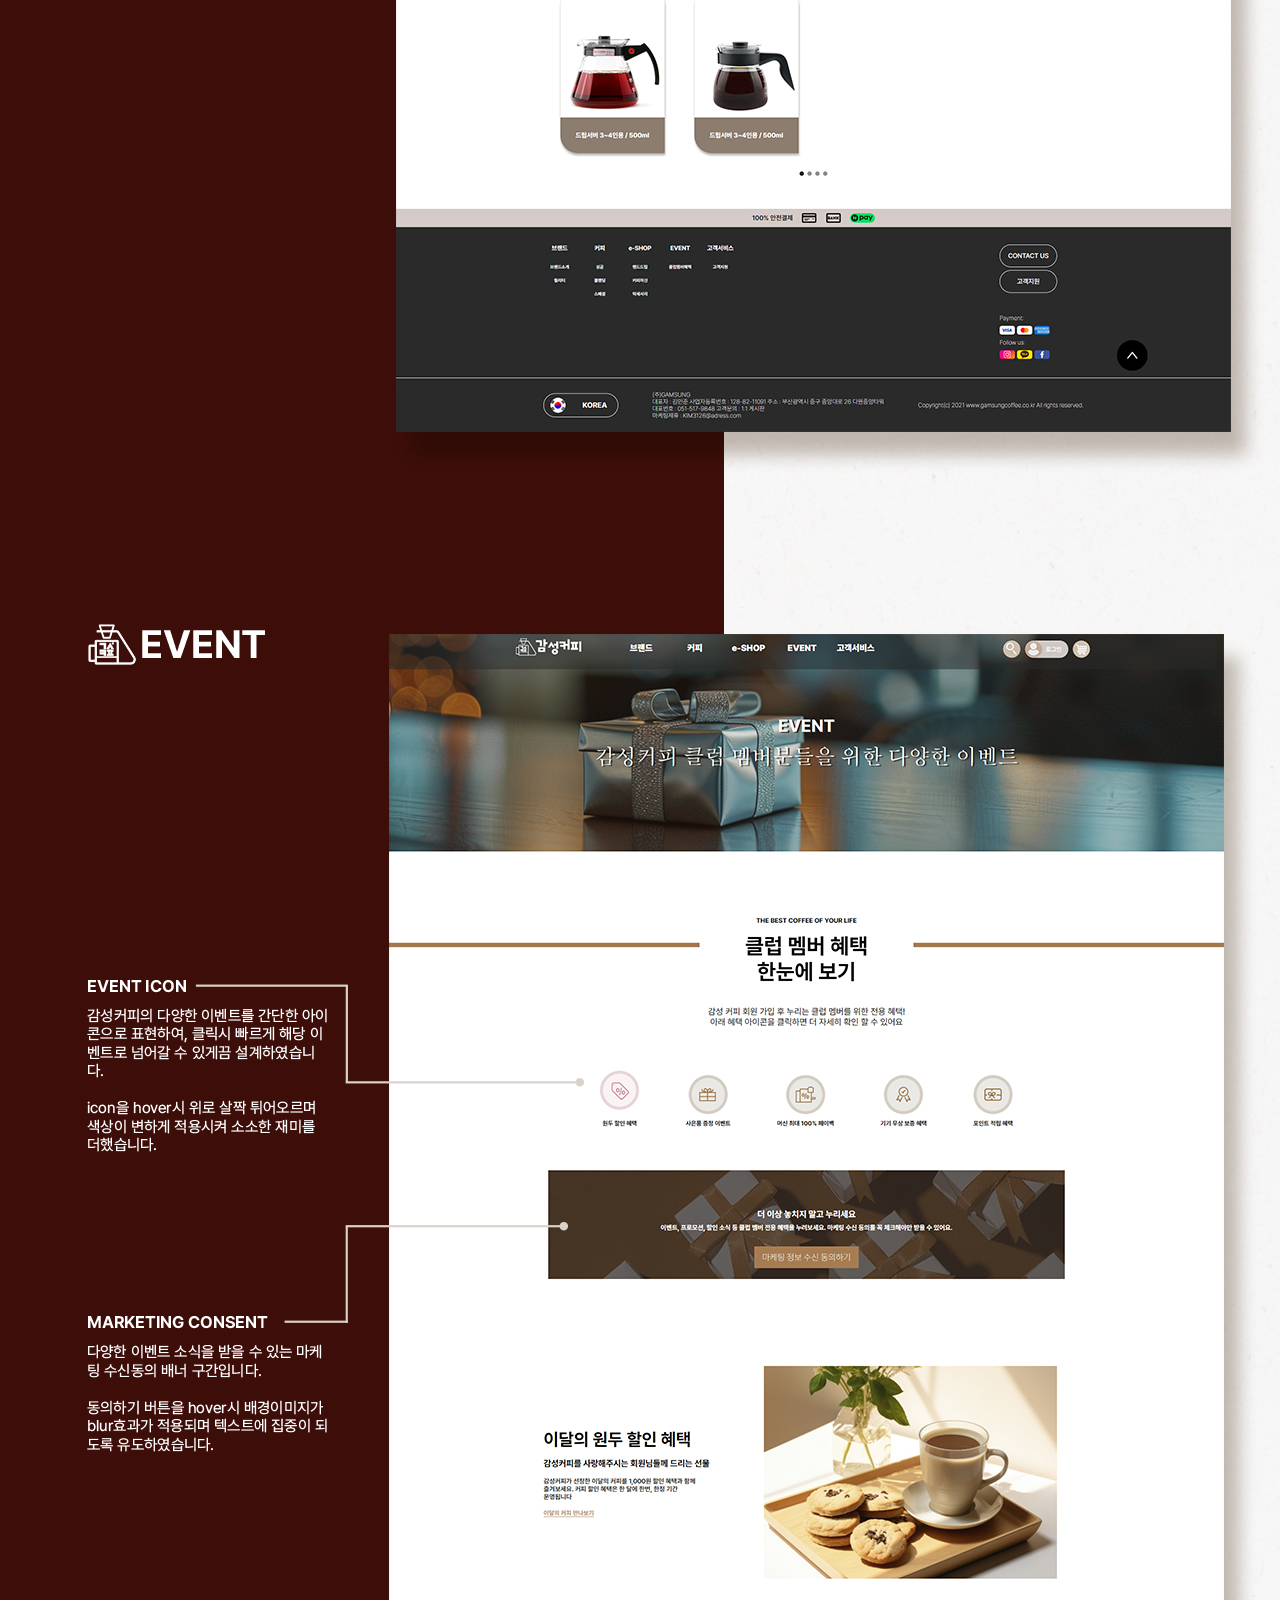
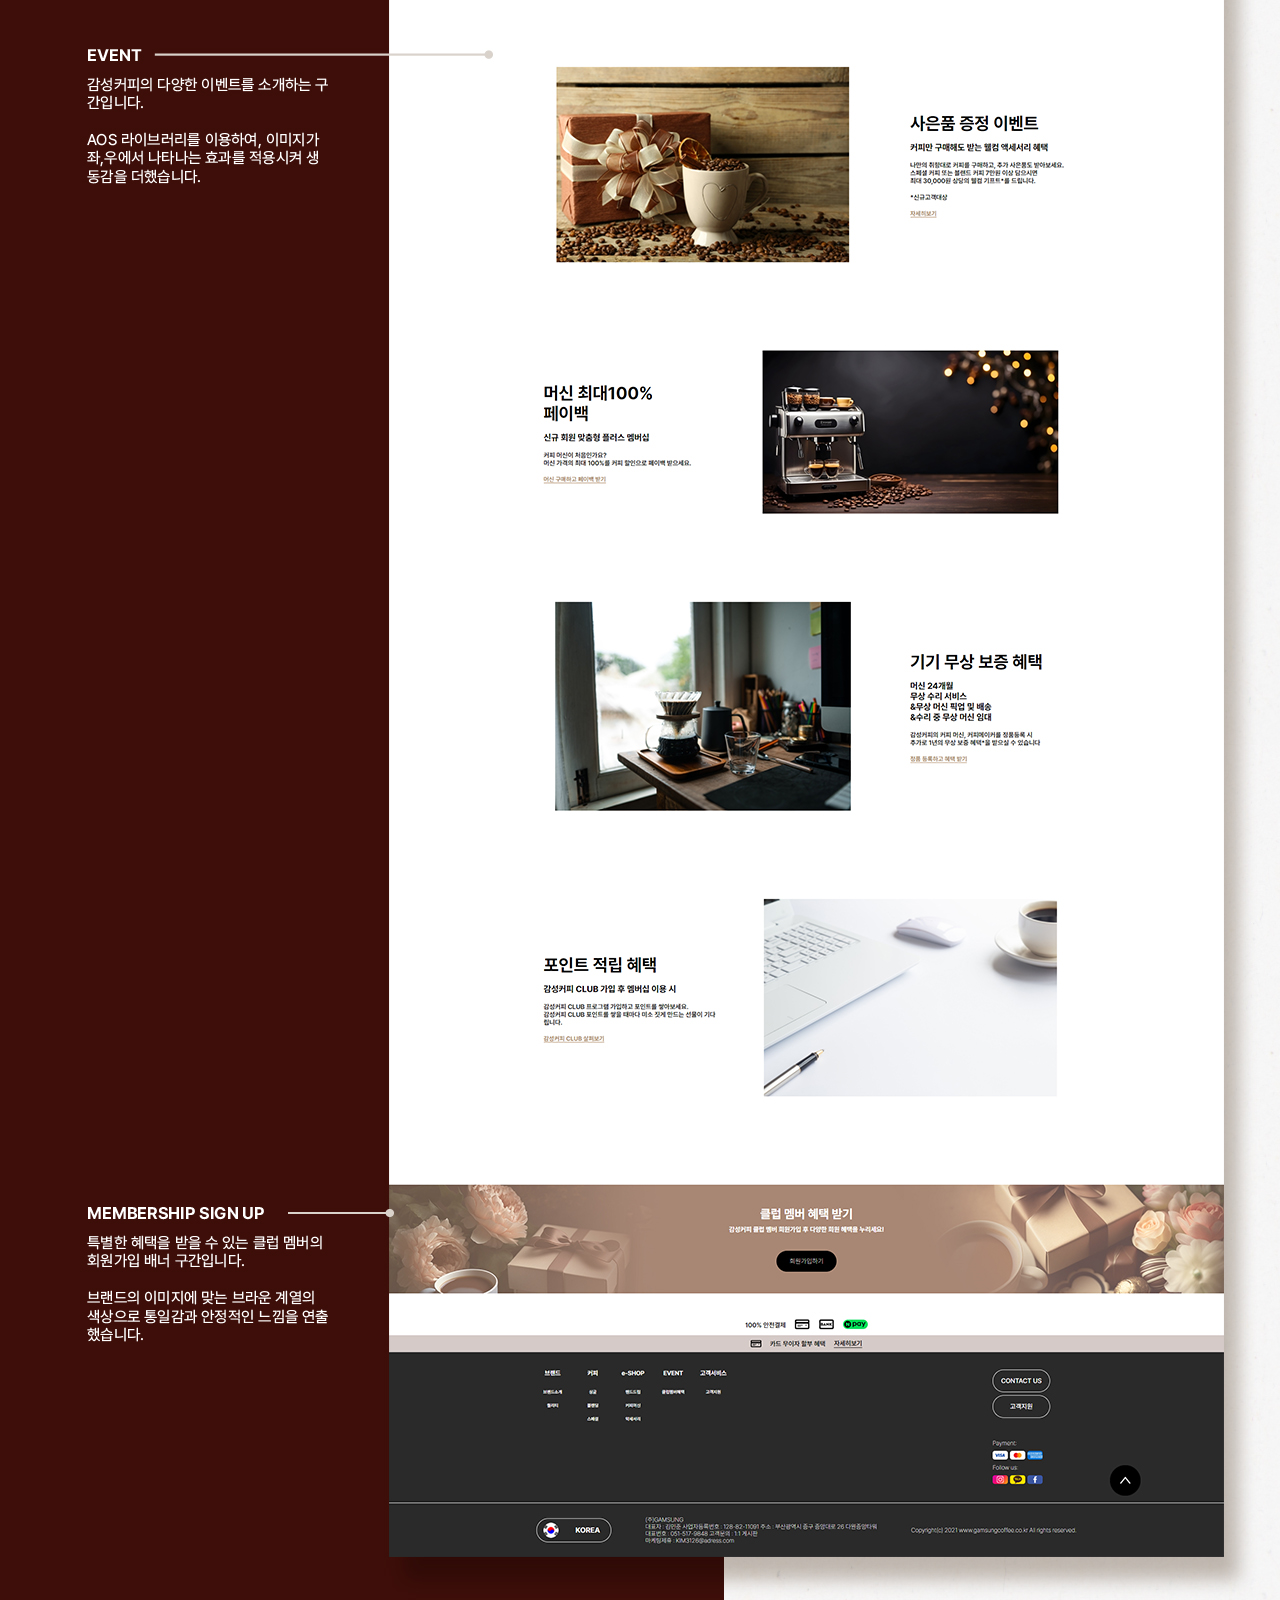
<file: WEB_SITE.html>
<!DOCTYPE html>
<html lang="ko">
<head>
    <meta charset="UTF-8">
    <meta name="viewport" content="width=1400px">
    <title>웹사이트 가이드</title>
    <style>
        *{
            margin: 0;
            padding: 0;
        }

        div{
            background-color:rgba(62, 14, 10, 0.8);
        }

        div img{
            display: block;
            width: 1320px;
            margin: auto;
        }
    </style>
</head>
<body>
    <div>
        <img src="./img/WEBSITE_GUIDE1.jpg" alt="가이드">
        <img src="./img/WEBSITE_GUIDE2.jpg" alt="가이드">
        <img src="./img/WEBSITE_GUIDE3.jpg" alt="가이드">
    </div>
</body>
</html>
</file>
<file: css/style.css>
@charset "utf-8";

/*
* Resume template
* Created by : Ahmed Essa
* website : www.ahmedessa.net
*/


/* Table of Content
==================================================
	- Google fonts & font family -
	- typography -
	- General -
    - Preloader -
	- Header -
    - home section -
    - projects section -
    - About section -
    - Skill section -
    - experience section -
    - Contact section -
    - Responsive media queries -
*/


/* Google fonts & font family
==================================================*/

@import 'https://fonts.googleapis.com/css?family=Lato:100,100i,300,300i,400,400i,700,700i,900,900i|Open+Sans:300,300i,400,400i,600,600i,700,700i,800,800i|Playfair+Display:400,400i,700,700i,900,900i';

@font-face {
    font-family: 'RegularBrush';
    src: local(※), url(../fonts/RegularBrush-Rpnro.woff) format('woff')
}

@font-face {
    font-family: 'Break-Brush';
    src: local(※), url(../fonts/Break-Brush.woff) format('woff')
}

/* typography
==================================================*/

.navbar-fixed-top{
    font-family: 'Break-Brush';
}

h1{
    font-family: 'Break-Brush';
    letter-spacing: 3px;
}

h4 {
    font-family: 'Lato', sans-serif;
    text-transform: capitalize;
    letter-spacing: 2px;
    position: relative;
    color: #12DAE9;
    margin-left: 40px;
    font-weight: 700;
}

h4:before {
    position: absolute;
    width: 30px;
    left: -40px;
    content: "";
    display: block;
    height: 2px;
    background: #12DAE9;
    top: 9px;
}

/* General
==================================================*/

body {
    font-family: 'Open Sans', sans-serif;
    font-size: 15px;
    line-height: 24px;
}

.size-50 {
    font-size: 50px;
    line-height: 50px
}

.h-50 {
    height: 50px;
}

ul{
    list-style: none;
}


/* preloader
==================================================*/

#preloader {
    position: fixed;
    top: 0;
    left: 0;
    right: 0;
    bottom: 0;
    background-color: #fff;
    z-index: 10000
}

#status,
.preloader {
    top: 50%;
    left: 50%;
    position: absolute
}

#status {
    width: 100px;
    height: 100px;
    background-repeat: no-repeat;
    background-position: center;
    margin: -50px 0 0 -50px
}

.preloader {
    height: 40px;
    width: 40px;
    margin-top: -20px;
    margin-left: -20px
}

.preloader:before {
    content: "";
    display: block;
    position: absolute;
    left: -1px;
    top: -1px;
    height: 100%;
    width: 100%;
    -webkit-animation: rotation 1s linear infinite;
    animation: rotation 1s linear infinite;
    border: 2px solid #425BB5;
    border-top: 2px solid transparent;
    border-radius: 100%
}

.preloader>.icon {
    position: absolute;
    top: 50%;
    left: 50%;
    height: 25px;
    width: 10.6px;
    margin-top: -12.5px;
    margin-left: -5.3px;
    -webkit-animation: wink 1s ease-in-out infinite alternate;
    animation: wink 1s ease-in-out infinite alternate
}

@media only screen and (min-width:768px) {
    .preloader {
        height: 60px;
        width: 60px;
        margin-top: -30px;
        margin-left: -30px
    }

    .preloader:before {
        left: -2px;
        top: -2px;
        border-width: 2px
    }

    .preloader>.icon {
        height: 37.5px;
        width: 15.9px;
        margin-top: -18.75px;
        margin-left: -7.95px
    }
}

@media only screen and (min-width:1200px) {
    .preloader {
        height: 60px;
        width: 60px;
        margin-top: -30px;
        margin-left: -30px
    }

    .preloader>.icon {
        height: 50px;
        width: 21.2px;
        margin-top: -25px;
        margin-left: -10.6px
    }
}

@-webkit-keyframes rotation {
    from {
        -webkit-transform: rotate(0);
        transform: rotate(0)
    }

    to {
        -webkit-transform: rotate(359deg);
        transform: rotate(359deg)
    }
}

@keyframes rotation {
    from {
        -webkit-transform: rotate(0);
        transform: rotate(0)
    }

    to {
        -webkit-transform: rotate(359deg);
        transform: rotate(359deg)
    }
}

@-webkit-keyframes wink {
    from {
        opacity: 0
    }

    to {
        opacity: 1
    }
}

@keyframes wink {
    from {
        opacity: 0
    }

    to {
        opacity: 1
    }
}


/* Header
==================================================*/

header {
    text-align: center;
    -webkit-transition: all .5s;
    transition: all .5s;
    height: 65px;
}

nav ul {
    display: inline-block;
    padding-left: 0;
    list-style: none;
    padding: 20px;
    margin-bottom: 0;
    -webkit-transition: all .5s;
    transition: all .5s;
}

nav li {
    display: inline-block;
    margin: 10px;
}

nav li a {
    text-transform: uppercase;
    letter-spacing: 2px;
    color: #fff;
    font-size: 20px;
    font-weight: bold;
}

.bg-nav {
    background: #303030;
}

.bg-nav ul {
    padding: 10px 0;
}


a:focus{
    color: #fff;
    text-decoration: none;
}

a:hover {
    color: #12DAE9;
    text-decoration: none;
}

a.active {
    color: #FFAB56;
}


/* home section
==================================================*/

#home {
    background: url(../img/bg1.jpg);
    background-size: cover;
    height: 100vh;
}

.table-cell {
    display: table-cell;
    vertical-align: middle;
}

.disply-table {
    display: table;
    height: 100vh;
    margin-left: auto;
}

.table-cell h1 {
    font-family: 'RegularBrush';
    font-size: 200px;
    line-height: 90px;
    letter-spacing: 20px;
    color: #12DAE9;
}

.table-cell ul{
    width: 100%;
    padding-left: 0;
    padding-top: 60px;
    font-family: 'Break-Brush';
    font-size: 40px;
    line-height: 90px;
    color: #fff;
    display: -moz-box;
    display: -ms-flexbox;
    display: -webkit-box;
    display: flex;
    flex-wrap: wrap;
    justify-content: space-between;
}

.table-cell ul li{
    padding: 0 10px;
}

.table-cell ul li:nth-child(1):hover{
    color: #FFAB56;
}

.table-cell ul li:nth-child(2):hover{
    color: #4fe3dc;
}

.table-cell ul li:nth-child(3):hover{
    color: #c37dc3;
}

.table-cell ul li:nth-child(4):hover{
    color: #cdd856;
}

/* projects section
==================================================*/

#projects {
    padding: 100px 0;
}

.row{
    width: 100%;
}

.portfolio .categories-grid .categories ul li {
    list-style: none;
    margin: 20px 0;
    float: left;
}

.portfolio .categories-grid .categories ul li a {
    display: inline-block;
    color: #303030;
    padding: 0 10px;
    margin: 0 14px;
    -webkit-transition: all .2s ease-in-out .2s;
    transition: all .2s ease-in-out .2s;
}

.portfolio .categories-grid .categories ul li a:hover,
.portfolio .categories-grid .categories ul li a:focus {
    text-decoration: none;
}

.portfolio .categories-grid .categories ul li a.active {
    background-color: #57aea9;
    padding: 0px 20px;
    color: white;
    text-decoration: none;
}

.portfolio_filter {
    padding-left: 0;
    display: inline-block;
    margin: 0 auto;
    text-align: center;
}

.portfolio_item {
    position: relative;
    overflow: hidden;
    display: block;
    margin-bottom: 30px;
}

.portfolio-inner {
    padding-bottom: 0 !important;
    padding-top: 55px;
}

.project_btn_box {
    text-align: left;
    padding-top: 20px;
}

.project_btn,
.project_btn:focus {
    display: inline-block;
    width: 120px;
    text-align: center;
    padding: 5px 0;
    background: #141414;
    color: #fff;
    margin-bottom: 5px;
}

.project_btn:hover {
    color: #fff;
    background: #57aea9;
}

/* artwork section
==================================================*/
#artwork {
    padding: 100px 0;
    background: #303030;
    color: #fff;
}

#artwork img {
    display: block;
    width: 100%;
}

/* popup section
==================================================*/
.popup {
    position: fixed;
    top: 0;
    left: 0;
    z-index: 99;
    background-color: rgba(0, 0, 0, 0.5);
    width: 100%;
    height: 100%;
    display: none;
}

.popup>div {
    position: absolute;
    top: 50%;
    left: 50%;
    transform: translate(-50%, -50%);
    width: 100%;
    max-width: 500px;
}

.popup>div>img {
    width: 100%;
    display: block;
}

.popup>div>a {
    display: block;
    position: absolute;
    top: -30px;
    right: -30px;
    font-size: 2rem;
}

.popup i::before {
    color: #fff;
}

.slide {
    width: calc(100% - 100px);
    margin: 0 50px;
    position: relative;
    overflow: hidden;
}

.slide .swiper-slide {
    display: -webkit-box;
    display: -ms-flexbox;
    display: -webkit-flex;
    display: flex;
    justify-content: center;
    align-items: center;
}

.slide .swiper-slide img {
    display: block;
    width: 100%;
}

.swiper-button-prev {
    left: 0;
}

.swiper-button-next {
    right: 0;
}

.swiper-button-prev:after,
.swiper-button-next:after {
    color: #fff;
}

.swiper-pagination-horizontal.swiper-pagination-bullets .swiper-pagination-bullet {
    background-color: #fff;
}

/* about section
==================================================*/

#about {
    padding: 100px 0;
    background: #fff;
}

.about-img-div img {
    display: block;
    margin: 0 auto;
}

#about p{
    padding-bottom: 15px;
}


/* skill section
==================================================*/
#skill {
    padding: 100px 0;
    background-color: #303030;
    color: #fff;
}

#skill h1{
    color: #fff;
}

.chart {
    width: 100%;
    text-align: center;
    position: relative;
}

.chart canvas{
    width: 100% !important;
    height: 100% !important;
}

.chart span.title {
    position: absolute;
    display: block;
    width: 100%;
    text-align: center;
    top: 50%;
    transform: translateY(-50%);
}

.chart span.title b {
    font-size: 20px;
}


/* experience section
==================================================*/

#experience {
    padding: 100px 0;
    background: #fff;
}

.timeline {
    padding-left: 0;
    list-style: none;
    position: relative;
}

.timeline:before {
    background-color: black;
    content: '';
    margin-left: -1px;
    position: absolute;
    top: 0;
    left: 2em;
    width: 2px;
    height: 100%;
}

.timeline-event {
    position: relative;
}

.timeline-event:hover .timeline-event-icon {
    -webkit-transform: rotate(-45deg);
    transform: rotate(-45deg);
    background-color: #12DAE9;
}

.timeline-event:hover .timeline-event-thumbnail {
    box-shadow: inset 40em 0 0 0 #12DAE9;
}

.timeline-event-copy {
    padding: 2em;
    position: relative;
    top: -1.875em;
    left: 4em;
    width: calc(100% - 4em);
    box-sizing: border-box;
}

.timeline-event-copy h3 {
    font-size: 20px;
    margin-bottom: 1.2em;
}

.timeline-event-copy p{
    font-size: 15px;
    margin-top: 1em;
}

.timeline-event-copy strong {
    font-weight: 400;
}

.timeline-event-copy p:not(.timeline-event-thumbnail) {
    padding-bottom: 1.2em;
}

.timeline-event-icon {
    -webkit-transition: -webkit-transform 0.2s ease-in;
    transition: -webkit-transform 0.2s ease-in;
    transition: transform 0.2s ease-in;
    transition: transform 0.2s ease-in, -webkit-transform 0.2s ease-in;
    -webkit-transform: rotate(45deg);
    transform: rotate(45deg);
    background-color: #57aea9;
    outline: 10px solid #000;
    display: block;
    margin: 0.5em 0.5em 0.5em -0.5em;
    position: absolute;
    top: 0;
    left: 2em;
    width: 1em;
    height: 1em;
}

.timeline-event-thumbnail {
    -moz-transition: box-shadow 0.5s ease-in 0.1s;
    -o-transition: box-shadow 0.5s ease-in 0.1s;
    -webkit-transition: box-shadow 0.5s ease-in;
    -webkit-transition-delay: 0.1s;
    -webkit-transition: box-shadow 0.5s ease-in 0.1s;
    transition: box-shadow 0.5s ease-in 0.1s;
    color: white;
    font-size: 12px;
    font-weight: bold;
    background-color: black;
    box-shadow: inset 0 0 0 0em #57aea9;
    display: inline-block;
    margin-bottom: 1.2em;
    padding: 0.25em 1em 0.2em 1em;
}

.bar{
    display: block;
    width: 210px;
    height: 2px;
    background-color: #12DAE9;
}


/* contact
==================================================*/

#contact {
    padding: 100px 0;
    background: #303030;
    color: #fff;
}

#contact .col-md-4 {
    text-align: center;
}

#contact i {
    color: #12DAE9;
    font-size: 50px;
}

#contact h3{
    color: #12DAE9;
}


/* footer
==================================================*/

#footer {
    background-color: #fff;
    padding: 30px 0;
}

#footer p {
    color: #000;
    margin-bottom: 0;
    text-align: center;
}


/* Responsive media queries
==================================================*/

@media (max-width: 991px) {
    .table-cell h1 {
        font-family: 'RegularBrush';
        font-size: 18vw;
        line-height: 90px;
        letter-spacing: 2vw;
        color: #c37dc3;
    }

    .table-cell ul{
        width: 70vw;
    }

    .portfolio .categories-grid .categories ul li a {
        padding: 0 2px;
    }

    .project_btn {
        margin: 2px 0.5px;
    }

    .m-1{
        margin: 1em 0;  
    }
}

@media (max-width: 768px) {
    .table-cell h1 {
        font-family: 'RegularBrush';
        font-size: 18vw;
        line-height: 90px;
        letter-spacing: 2vw;
        color: #FFAB56;
    }

    .timeline-event-copy {
        width: 90%;
        left: 2em;
    }

    .table-cell ul li:nth-child(1){
        color: #FFAB56;
    }
    
    .table-cell ul li:nth-child(2){
        color: #4fe3dc;
    }
    
    .table-cell ul li:nth-child(3){
        color: #c37dc3;
    }
    
    .table-cell ul li:nth-child(4){
        color: #cdd856;
    }
}

@media (max-width: 600px) {
    .table-cell ul{
        text-align: center;
        line-height: 50px;
        display: block;
    }
    
    .navbar-fixed-top {
        display: none;
    }

    .popup>div {
        width: 80%;
    }
}

@media (max-width: 500px) {
    h1 {
        font-size: 50px;
        line-height: 50px;
    }

    #home,
    .disply-table {
        height: 600px;
    }

    .about-border {
        width: 100%;
        height: 100%;
        left: 0;
        box-sizing: border-box;
    }

    .portfolio .categories-grid .categories ul li {
        list-style: none;
        margin: 10px 0;
        left: 0;
    }

    .slide {
        width: 100%;
        margin: 0;
    }

    .swiper-button-next,
    .swiper-button-prev {
        display: none;
    }
}

@media (max-width: 374px) {
    .about-border {
        display: none;
    }

    .chart span.title{
        font-size: 1.2rem;
        line-height: 1.5;
    }

    .popup>div>a {
        right: -20px;
    }
}
</file>
